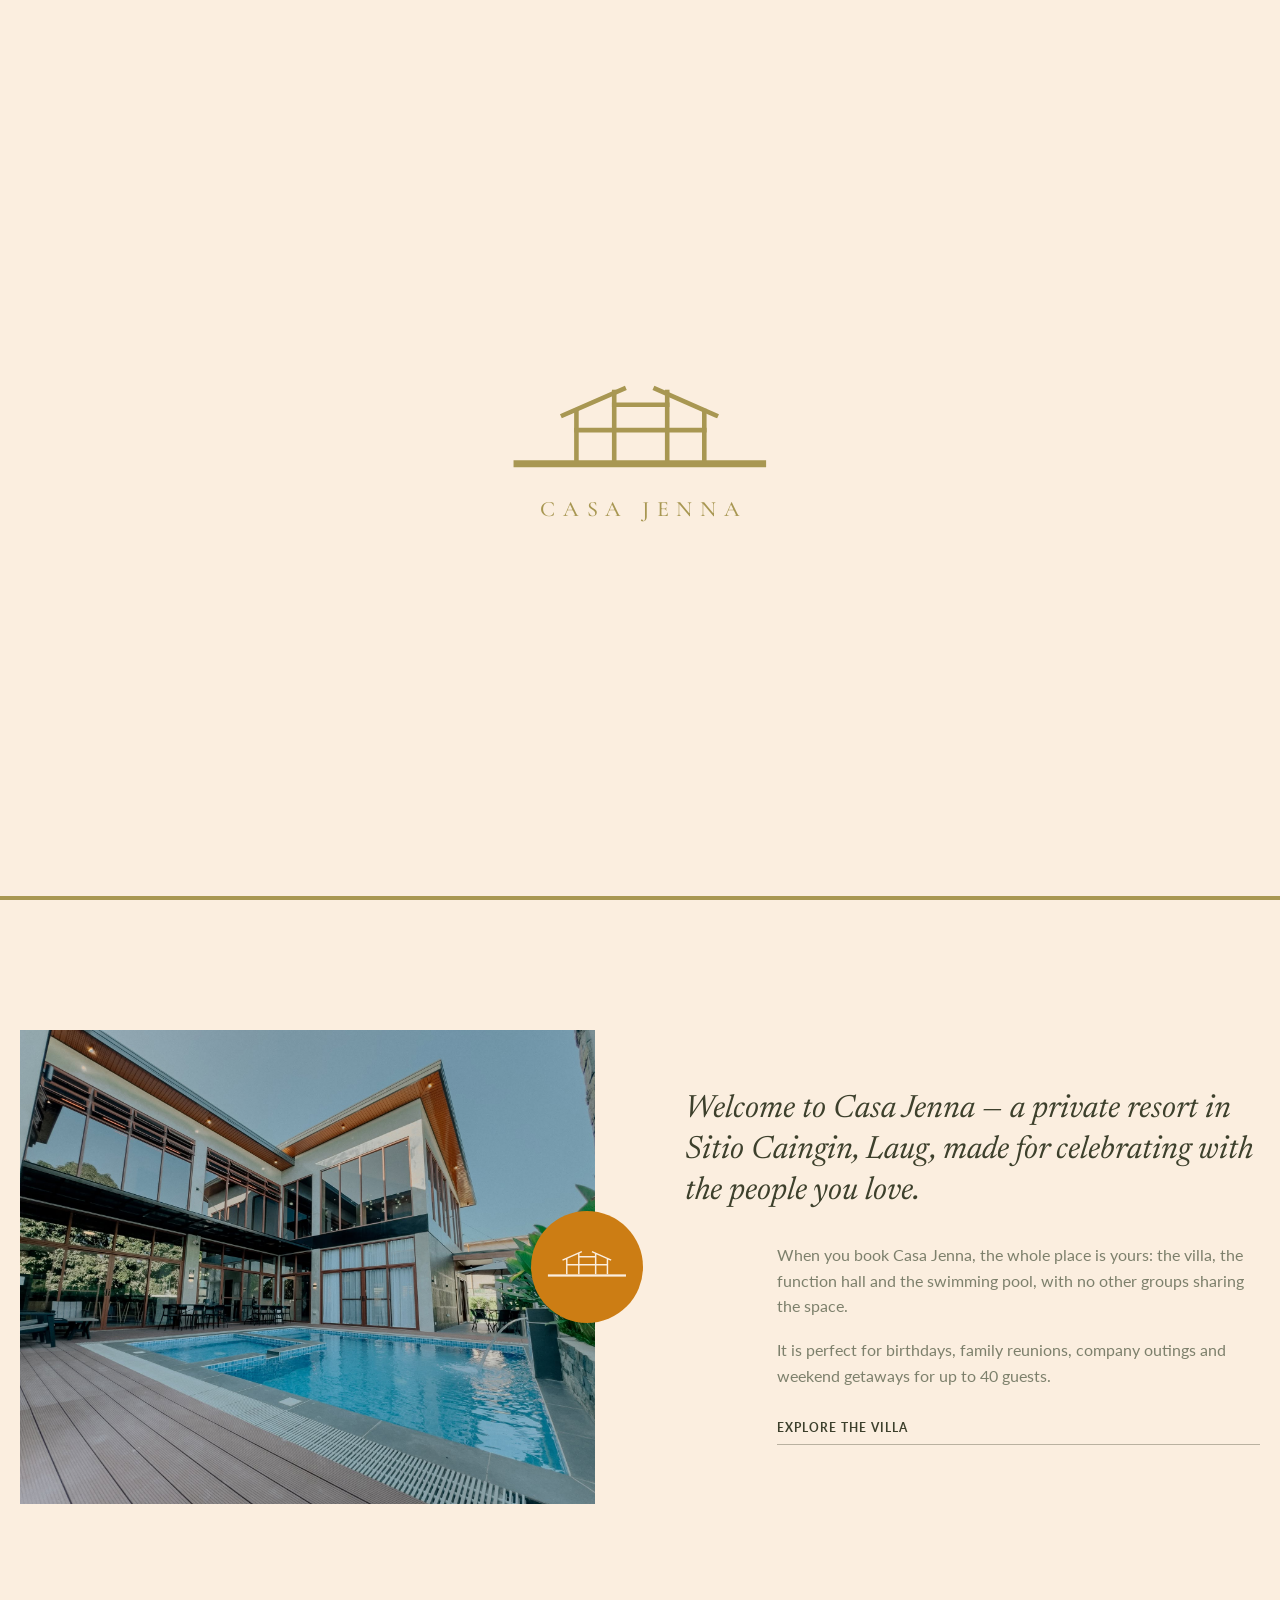
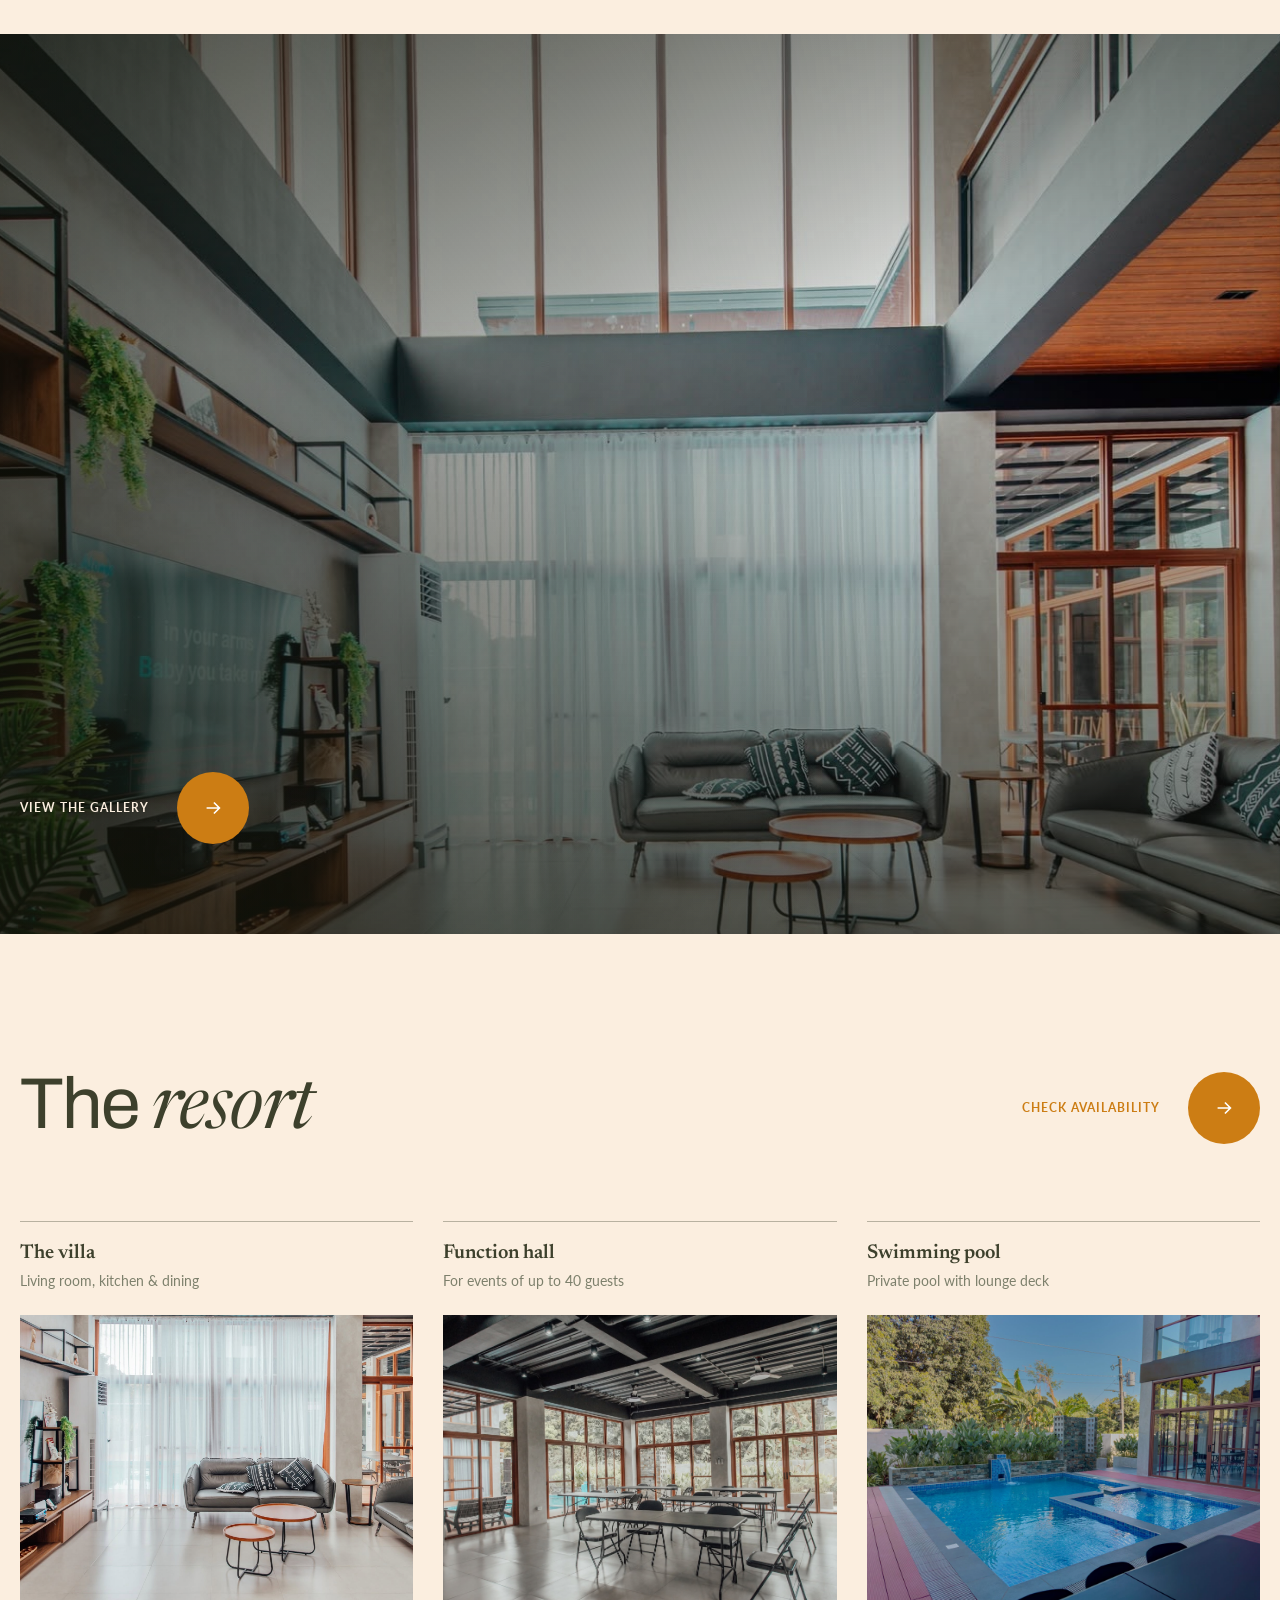
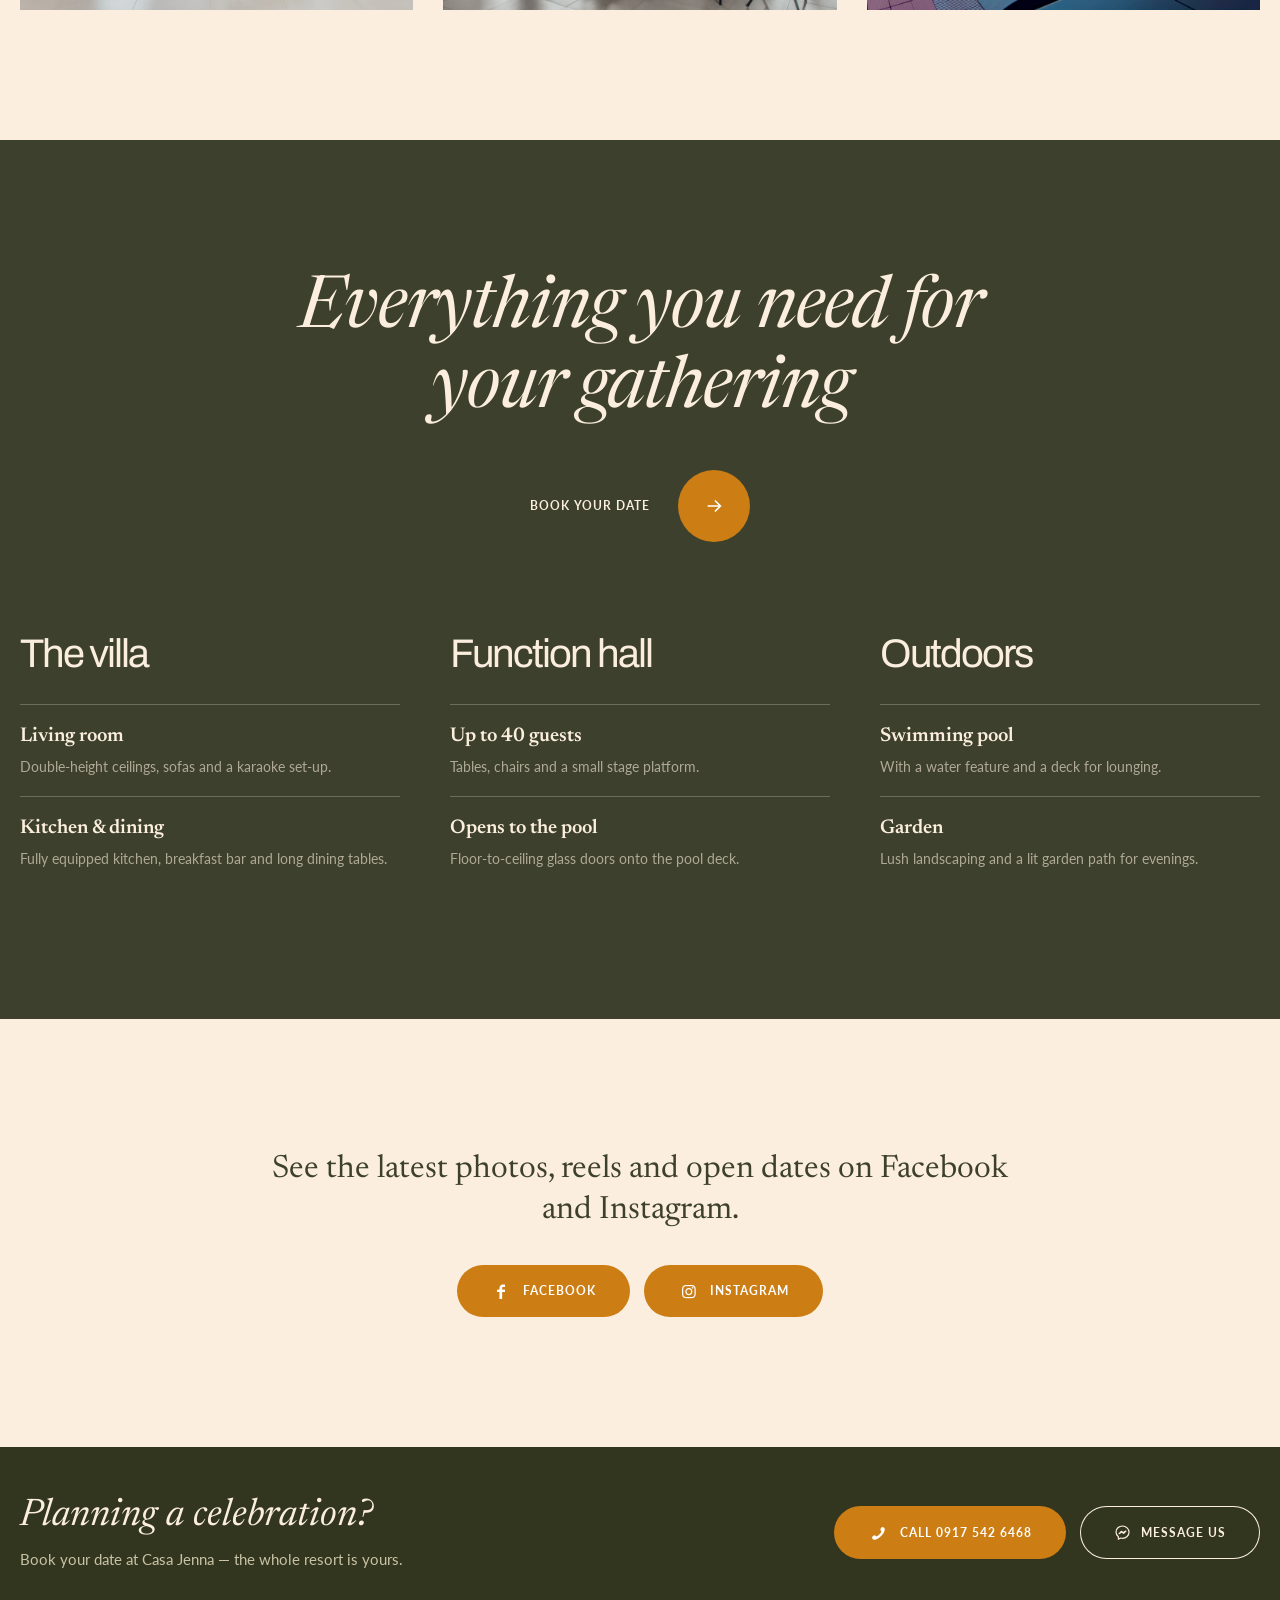
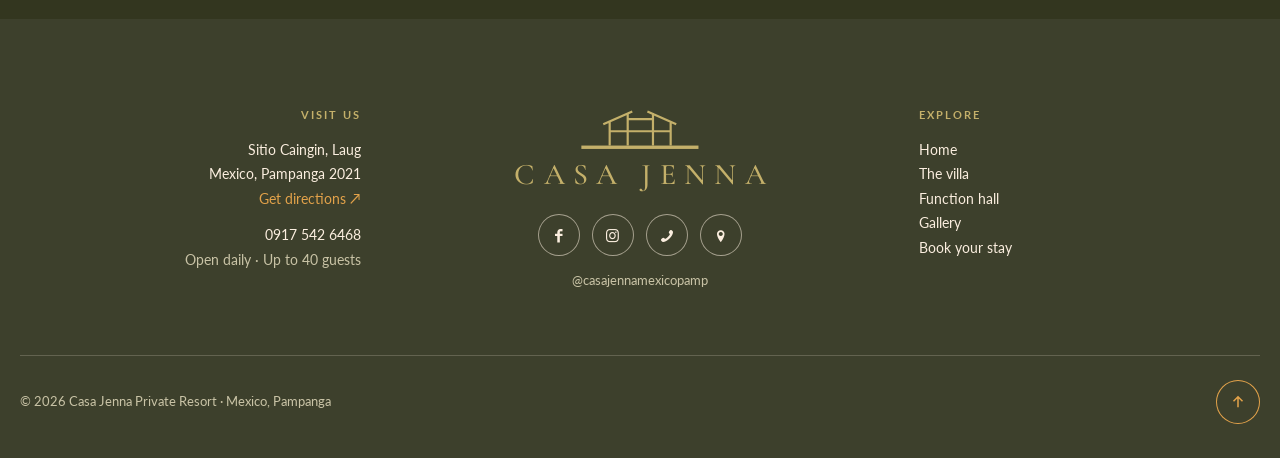
<file: index.html>
<!DOCTYPE html>
<html lang="en" class="no-js">

<head>
    <meta charset="utf-8">
    <title>Casa Jenna — Private Resort in Mexico, Pampanga</title>
    <meta name="description" content="Private resort in Mexico, Pampanga with a modern industrial villa, air-conditioned function hall and swimming pool — exclusive use for up to 40 guests.">
    <meta name="viewport" content="width=device-width, initial-scale=1">
    <meta name="robots" content="index, follow, max-image-preview:large">
    <link rel="canonical" href="https://casa-jena.jmventerprise.com/">

    <!-- Open Graph (Facebook, Messenger, Viber) -->
    <meta property="og:type" content="website">
    <meta property="og:site_name" content="Casa Jenna Private Resort">
    <meta property="og:locale" content="en_PH">
    <meta property="og:title" content="Casa Jenna — Private Resort in Mexico, Pampanga">
    <meta property="og:description" content="Private resort in Mexico, Pampanga with a modern industrial villa, air-conditioned function hall and swimming pool — exclusive use for up to 40 guests.">
    <meta property="og:url" content="https://casa-jena.jmventerprise.com/">
    <meta property="og:image" content="https://casa-jena.jmventerprise.com/images/og/home.jpg">
    <meta property="og:image:type" content="image/jpeg">
    <meta property="og:image:width" content="1200">
    <meta property="og:image:height" content="630">
    <meta property="og:image:alt" content="Casa Jenna villa and swimming pool in Mexico, Pampanga">

    <!-- Twitter / X -->
    <meta name="twitter:card" content="summary_large_image">
    <meta name="twitter:title" content="Casa Jenna — Private Resort in Mexico, Pampanga">
    <meta name="twitter:description" content="Private resort in Mexico, Pampanga with a modern industrial villa, air-conditioned function hall and swimming pool — exclusive use for up to 40 guests.">
    <meta name="twitter:image" content="https://casa-jena.jmventerprise.com/images/og/home.jpg">
    <meta name="twitter:image:alt" content="Casa Jenna villa and swimming pool in Mexico, Pampanga">

    <!-- Local business -->
    <meta name="geo.region" content="PH-PAM">
    <meta name="geo.placename" content="Mexico, Pampanga">
    <meta name="geo.position" content="15.0471827;120.767952">
    <meta name="ICBM" content="15.0471827, 120.767952">
    <script type="application/ld+json">
{ "@context": "https://schema.org", "@graph": [
{
  "@type": "Resort",
  "@id": "https://casa-jena.jmventerprise.com/#resort",
  "name": "Casa Jenna Private Resort",
  "alternateName": "Casa Jenna",
  "description": "Modern industrial private resort with a villa, air-conditioned function hall and swimming pool, booked for exclusive use by groups of up to 40 guests.",
  "url": "https://casa-jena.jmventerprise.com/",
  "telephone": "+63-917-542-6468",
  "image": [
    "https://casa-jena.jmventerprise.com/images/casa-jenna/banner.jpg",
    "https://casa-jena.jmventerprise.com/images/casa-jenna/pool-area.jpg",
    "https://casa-jena.jmventerprise.com/images/casa-jenna/function-hall.jpg",
    "https://casa-jena.jmventerprise.com/images/casa-jenna/living-room.jpg"
  ],
  "logo": "https://casa-jena.jmventerprise.com/icon-512.png",
  "address": {
    "@type": "PostalAddress",
    "streetAddress": "Sitio Caingin, Laug",
    "addressLocality": "Mexico",
    "addressRegion": "Pampanga",
    "postalCode": "2021",
    "addressCountry": "PH"
  },
  "geo": { "@type": "GeoCoordinates", "latitude": 15.0471827, "longitude": 120.767952 },
  "hasMap": "https://maps.app.goo.gl/NkSsiBD7RwmSyhVX7",
  "sameAs": [
    "https://www.facebook.com/profile.php?id=61583969881417",
    "https://www.instagram.com/casajennamexicopamp"
  ],
  "maximumAttendeeCapacity": 40,
  "amenityFeature": [
    { "@type": "LocationFeatureSpecification", "name": "Private swimming pool", "value": true },
    { "@type": "LocationFeatureSpecification", "name": "Air-conditioned function hall", "value": true },
    { "@type": "LocationFeatureSpecification", "name": "Karaoke", "value": true },
    { "@type": "LocationFeatureSpecification", "name": "Equipped kitchen", "value": true },
    { "@type": "LocationFeatureSpecification", "name": "Garden", "value": true }
  ]
},
  { "@type": "WebSite", "@id": "https://casa-jena.jmventerprise.com/#website", "url": "https://casa-jena.jmventerprise.com/", "name": "Casa Jenna Private Resort", "inLanguage": "en-PH", "publisher": { "@id": "https://casa-jena.jmventerprise.com/#resort" } }
] }
    </script>

    <link rel="icon" href="favicon.ico" sizes="16x16 32x32 48x48">
    <link rel="icon" href="favicon.svg" type="image/svg+xml">
    <link rel="apple-touch-icon" href="apple-touch-icon.png">
    <link rel="manifest" href="site.webmanifest">
    <meta name="theme-color" content="#3d402c">

    <!-- PRELOADER: first visit per browser session only. Inline so the cover paints before the big stylesheets.
         html.js = scripting on · html.cj-seen = already played this session · html.cj-ready = cover lifted / page revealed -->
    <script>
    (function () {
        // Clean URLs: links say "villa", which a web server (GitHub Pages, the local preview) serves as villa.html.
        if (location.protocol === 'file:') {
            // Opened straight from the folder (double-click): no server, so add .html back when a link is clicked.
            document.addEventListener('click', function (e) {
                var a = e.target && e.target.closest ? e.target.closest('a[href]') : null;
                if (!a) return;
                var h = a.getAttribute('href');
                if (h === './' || h === '.') a.setAttribute('href', 'index.html');
                else if (/^[a-z0-9-]+(#.*)?$/i.test(h)) a.setAttribute('href', h.replace(/^([a-z0-9-]+)/i, '$1.html'));
            }, true);
        } else {
            // On a server, old links like /villa.html still work; show them as /villa (and /index.html as /).
            try {
                var p = location.pathname;
                if (/\.html$/.test(p) && history.replaceState) {
                    history.replaceState(null, '', p.replace(/(index)?\.html$/, '') + location.search + location.hash);
                }
            } catch (e) {}
        }

        var d = document.documentElement, seen = false;
        d.className = d.className.replace(/\bno-js\b/, '') + ' js';
        try { seen = sessionStorage.getItem('cj-intro') === '1'; } catch (e) {}
        if (seen) {
            d.className += ' cj-seen';
            document.addEventListener('DOMContentLoaded', function () { d.className += ' cj-ready'; });
            return;
        }
        try { sessionStorage.setItem('cj-intro', '1'); } catch (e) {}
        var reduce = window.matchMedia && matchMedia('(prefers-reduced-motion: reduce)').matches, done = false;
        function finish() {
            if (done) return;
            done = true;
            d.className += ' cj-ready';
            var l = document.getElementById('cj-loader');
            if (l) { l.className += ' is-done'; setTimeout(function () { if (l.parentNode) l.parentNode.removeChild(l); }, 1800); }
        }
        setTimeout(finish, 5000); // never keep the page hidden longer than this
        if (!window.Promise) return;
        Promise.all([
            new Promise(function (r) { setTimeout(r, reduce ? 300 : 2300); }), // let the mark finish drawing
            new Promise(function (r) { if (document.readyState === 'complete') r(); else addEventListener('load', r); })
        ]).then(finish);
    })();
    </script>
    <style>
        #cj-loader { display: none; }
        .js:not(.cj-seen) #cj-loader {
            display: grid; place-items: center;
            position: fixed; inset: 0; z-index: 100000;
            background: #fbeedf;
            transition: transform 1.05s cubic-bezier(.77, 0, .18, 1), visibility 0s 1.05s;
        }
        .js:not(.cj-seen):not(.cj-ready), .js:not(.cj-seen):not(.cj-ready) body { overflow: hidden; }
        #cj-loader::after { content: ""; position: absolute; left: 0; right: 0; bottom: 0; height: 4px; background: #a89752; }
        #cj-loader.is-done { transform: translateY(-100%); visibility: hidden; }
        .cj-ld { display: flex; flex-direction: column; align-items: center; transition: opacity .45s ease, transform .6s cubic-bezier(.2, .7, .2, 1); }
        .is-done .cj-ld { opacity: 0; transform: translateY(-28px) scale(.96); }
        .cj-ld svg { width: min(260px, 66vw); height: auto; overflow: visible; }
        .cj-ld path { fill: none; stroke: #a89752; stroke-width: 13; stroke-linecap: square; stroke-dasharray: 1; stroke-dashoffset: 1; animation: cjDraw .9s cubic-bezier(.45, 0, .2, 1) forwards; }
        .cj-ld .cj-ld__base { stroke-width: 20; animation-delay: 0s; }
        .cj-ld .cj-ld__wall { animation-delay: .2s; }
        .cj-ld .cj-ld__bar { animation-delay: .45s; }
        .cj-ld .cj-ld__roof { animation-delay: .6s; }
        .cj-ld p {
            margin: 26px -.35em 0 0; padding: 0;
            font: 500 22px/1 "Cormorant Garamond", Georgia, serif; letter-spacing: .35em; text-transform: uppercase;
            color: #a89752; opacity: 0; animation: cjFadeIn .9s ease 1.3s forwards;
        }
        @keyframes cjDraw { to { stroke-dashoffset: 0; } }
        @keyframes cjFadeIn { to { opacity: 1; } }
        @media (prefers-reduced-motion: reduce) {
            .js:not(.cj-seen) #cj-loader { transition: opacity .3s, visibility 0s .3s; }
            #cj-loader.is-done { transform: none; opacity: 0; }
            .cj-ld path { animation: none; stroke-dashoffset: 0; }
            .cj-ld p { animation: none; opacity: 1; }
        }
    </style>

    <!-- FONTS -->
    <link rel="preconnect" href="https://fonts.googleapis.com">
    <link rel="preconnect" href="https://fonts.gstatic.com" crossorigin>
    <link rel="stylesheet" href="https://fonts.googleapis.com/css2?family=Archivo:wght@400;500&family=Lato:wght@400;700&family=Newsreader:ital,opsz,wght@0,6..72,400;0,6..72,600;1,6..72,400&family=Cormorant+Garamond:wght@500;600&family=Mrs+Saint+Delafield&display=swap">

    <!-- CSS: BeTheme base (from hotel5) + Casa Jenna skin + hotel6-style layer -->
    <link rel="stylesheet" href="css/global.css">
    <link rel="stylesheet" href="css/structure.css">
    <link rel="stylesheet" href="css/casa-jenna.css">
    <link rel="stylesheet" href="css/custom.css">
</head>

<body class="home page template-slider layout-full-width no-content-padding no-shadows header-transparent header-fw minimalist-header-no sticky-header ab-hide menu-link-color menuo-no-borders mobile-tb-hide mobile-side-slide mobile-mini-mr-ll tablet-sticky mobile-sticky tr-header tr-menu">
    <!-- PRELOADER: the logo's house mark draws itself (base, walls, bars, roof), then the cover slides up -->
    <div id="cj-loader" aria-hidden="true">
        <div class="cj-ld">
            <svg viewBox="600 690 736 262">
                <path class="cj-ld__base" pathLength="1" d="M620 927H1315"/>
                <path class="cj-ld__wall" pathLength="1" d="M788 917V778"/>
                <path class="cj-ld__wall" pathLength="1" d="M895 917V724"/>
                <path class="cj-ld__wall" pathLength="1" d="M1045 917V724"/>
                <path class="cj-ld__wall" pathLength="1" d="M1150 917V778"/>
                <path class="cj-ld__bar" pathLength="1" d="M788 832H1150"/>
                <path class="cj-ld__bar" pathLength="1" d="M895 760H1045"/>
                <path class="cj-ld__roof" pathLength="1" d="M750 790L922 715"/>
                <path class="cj-ld__roof" pathLength="1" d="M1183 790L1012 715"/>
            </svg>
            <p>Casa Jenna</p>
        </div>
    </div>
    <div id="Wrapper">
        <div id="Header_wrapper">
            <header id="Header">
                <div id="Top_bar">
                    <div class="container">
                        <div class="column one">
                            <div class="top_bar_left clearfix">
                                <div class="logo">
                                    <a id="logo" class="cj-logo" href="./" title="Casa Jenna">
                                        <svg class="cj-mark" viewBox="612 700 712 245" fill="none" stroke="currentColor" stroke-width="13" aria-hidden="true"><path d="M750 790L922 715M1012 715L1183 790M788 778V917M895 724V917M1045 724V917M1150 778V917M895 760H1045M788 832H1150"/><rect x="620" y="917" width="695" height="20" fill="currentColor" stroke="none"/></svg>
                                        <span class="cj-logo__name">Casa Jenna</span>
                                    </a>
                                </div>
                                <div class="menu_wrapper">
                                    <nav id="menu">
                                        <ul id="menu-main-menu" class="menu menu-main">
                                            <li class="current-menu-item page_item current_page_item"><a href="./"><span>Home</span></a></li>
                                            <li class=""><a href="villa"><span>The villa</span></a></li>
                                            <li class=""><a href="function-hall"><span>Function hall</span></a></li>
                                            <li class=""><a href="gallery"><span>Gallery</span></a></li>
                                            <li class=""><a href="contact"><span>Book &amp; contact</span></a></li>
                                        </ul>
                                    </nav><a class="responsive-menu-toggle" href="#" aria-label="Open menu"><i class="icon-menu-fine"></i></a>
                                </div>
                                <a class="cj-header-phone" href="tel:+639175426468">0917 542 6468</a>
                            </div>
                            <div class="top_bar_right"><div class="top_bar_right_wrapper"></div></div>
                        </div>
                    </div>
                </div>
                <!-- HERO -->
                <section class="cj-hero">
                    <div class="cj-hero__bg" style="background-image:url('images/casa-jenna/banner.jpg')"></div>
                    <div class="cj-hero__inner">
                        <div class="cj-hero__text">
                            <h1>Your own <span class="cj-i">private</span> resort</h1>
                            <h6>A modern industrial villa, function hall and swimming pool in Mexico, Pampanga — all yours, for gatherings of up to 40 guests.</h6>
                        </div>
                        <a class="cj-cta cj-cta--light" href="contact">
                            <span class="cj-cta__label">Book your stay</span>
                            <span class="cj-cta__circle"><svg viewBox="0 0 24 24" aria-hidden="true"><path d="M5 12h14M13 6l6 6-6 6"/></svg></span>
                        </a>
                    </div>
                </section>
            </header>
        </div>

        <div id="Content">
            <div class="content_wrapper clearfix">
                <div class="sections_group">
                    <div class="entry-content">

                        <!-- INTRO -->
                        <div class="section mcb-section cj-section">
                            <div class="cj-wrap cj-intro">
                                <div class="cj-intro__media cj-reveal">
                                    <img src="images/casa-jenna/pool-area.jpg" alt="Casa Jenna villa and swimming pool">
                                    <span class="cj-intro__badge"><svg class="cj-mark" viewBox="612 700 712 245" fill="none" stroke="currentColor" stroke-width="13" aria-hidden="true"><path d="M750 790L922 715M1012 715L1183 790M788 778V917M895 724V917M1045 724V917M1150 778V917M895 760H1045M788 832H1150"/><rect x="620" y="917" width="695" height="20" fill="currentColor" stroke="none"/></svg></span>
                                </div>
                                <div class="cj-intro__text cj-reveal">
                                    <h5>Welcome to Casa Jenna — a private resort in Sitio Caingin, Laug, made for celebrating with the people you love.</h5>
                                    <div class="cj-intro__body">
                                        <p>When you book Casa Jenna, the whole place is yours: the villa, the function hall and the swimming pool, with no other groups sharing the space.</p>
                                        <p>It is perfect for birthdays, family reunions, company outings and weekend getaways for up to 40 guests.</p>
                                        <a class="cj-line-link" href="villa" style="margin-top:34px">Explore the villa</a>
                                    </div>
                                </div>
                            </div>
                        </div>

                        <!-- PARALLAX -->
                        <section class="cj-hero cj-hero--parallax">
                            <div class="cj-hero__bg" style="background-image:url('images/casa-jenna/living-room.jpg')"></div>
                            <div class="cj-hero__inner" style="align-items:flex-start;flex-direction:column;justify-content:flex-end">
                                <div class="cj-hero__text cj-reveal">
                                    <h2>Modern <span class="cj-i">industrial</span> comfort</h2>
                                    <h6>High ceilings, warm wood and wide glass doors that open onto the pool.</h6>
                                </div>
                                <a class="cj-cta cj-cta--light cj-reveal" href="gallery" style="margin-top:40px">
                                    <span class="cj-cta__label">View the gallery</span>
                                    <span class="cj-cta__circle"><svg viewBox="0 0 24 24" aria-hidden="true"><path d="M5 12h14M13 6l6 6-6 6"/></svg></span>
                                </a>
                            </div>
                        </section>

                        <!-- SPACES -->
                        <div class="section mcb-section cj-section">
                            <div class="cj-wrap">
                                <div class="cj-heading-row cj-reveal">
                                    <h2>The <span class="cj-i">resort</span></h2>
                                    <a class="cj-cta" href="contact">
                                        <span class="cj-cta__label" style="color:var(--cj-accent)">Check availability</span>
                                        <span class="cj-cta__circle"><svg viewBox="0 0 24 24" aria-hidden="true"><path d="M5 12h14M13 6l6 6-6 6"/></svg></span>
                                    </a>
                                </div>
                                <div class="cj-rooms cj-rooms--3">
                                    <a class="cj-room cj-reveal" href="villa">
                                        <div class="cj-room__head"><div><h6>The villa</h6><span class="cj-room__note">Living room, kitchen &amp; dining</span></div></div>
                                        <div class="cj-room__media"><img src="images/casa-jenna/living-room-2.jpg" alt="Villa living room"></div>
                                    </a>
                                    <a class="cj-room cj-reveal" href="function-hall">
                                        <div class="cj-room__head"><div><h6>Function hall</h6><span class="cj-room__note">For events of up to 40 guests</span></div></div>
                                        <div class="cj-room__media"><img src="images/casa-jenna/function-hall.jpg" alt="Function hall"></div>
                                    </a>
                                    <a class="cj-room cj-reveal" href="gallery">
                                        <div class="cj-room__head"><div><h6>Swimming pool</h6><span class="cj-room__note">Private pool with lounge deck</span></div></div>
                                        <div class="cj-room__media"><img src="images/casa-jenna/pool-area-2.jpg" alt="Swimming pool"></div>
                                    </a>
                                </div>
                            </div>
                        </div>

                        <!-- GOOD TO KNOW -->
                        <div class="section mcb-section cj-section cj-section--dark">
                            <div class="cj-wrap">
                                <div class="cj-taste cj-reveal">
                                    <h2>Everything you need for your gathering</h2>
                                    <a class="cj-cta cj-cta--light" href="contact">
                                        <span class="cj-cta__label">Book your date</span>
                                        <span class="cj-cta__circle"><svg viewBox="0 0 24 24" aria-hidden="true"><path d="M5 12h14M13 6l6 6-6 6"/></svg></span>
                                    </a>
                                </div>
                                <div class="cj-features">
                                    <div class="cj-menu-group cj-reveal">
                                        <h3>The villa</h3>
                                        <div class="cj-menu-item"><div><span class="cj-menu-item__name">Living room</span><span class="cj-menu-item__desc">Double-height ceilings, sofas and a karaoke set-up.</span></div></div>
                                        <div class="cj-menu-item"><div><span class="cj-menu-item__name">Kitchen &amp; dining</span><span class="cj-menu-item__desc">Fully equipped kitchen, breakfast bar and long dining tables.</span></div></div>
                                    </div>
                                    <div class="cj-menu-group cj-reveal">
                                        <h3>Function hall</h3>
                                        <div class="cj-menu-item"><div><span class="cj-menu-item__name">Up to 40 guests</span><span class="cj-menu-item__desc">Tables, chairs and a small stage platform.</span></div></div>
                                        <div class="cj-menu-item"><div><span class="cj-menu-item__name">Opens to the pool</span><span class="cj-menu-item__desc">Floor-to-ceiling glass doors onto the pool deck.</span></div></div>
                                    </div>
                                    <div class="cj-menu-group cj-reveal">
                                        <h3>Outdoors</h3>
                                        <div class="cj-menu-item"><div><span class="cj-menu-item__name">Swimming pool</span><span class="cj-menu-item__desc">With a water feature and a deck for lounging.</span></div></div>
                                        <div class="cj-menu-item"><div><span class="cj-menu-item__name">Garden</span><span class="cj-menu-item__desc">Lush landscaping and a lit garden path for evenings.</span></div></div>
                                    </div>
                                </div>
                            </div>
                        </div>

                        <!-- SOCIAL BAND -->
                        <div class="section mcb-section cj-section">
                            <div class="cj-wrap">
                                <div class="cj-band cj-reveal">
                                    <h5>See the latest photos, reels and open dates on Facebook and Instagram.</h5>
                                    <div class="cj-btns">
                                        <a class="cj-btn" href="https://www.facebook.com/profile.php?id=61583969881417" target="_blank" rel="noopener"><i class="icon-facebook"></i> Facebook</a>
                                        <a class="cj-btn" href="https://www.instagram.com/casajennamexicopamp" target="_blank" rel="noopener"><i class="icon-instagram"></i> Instagram</a>
                                    </div>
                                </div>
                            </div>
                        </div>

                    </div>
                </div>
            </div>
        </div>

        <footer id="Footer" class="clearfix cj-footer">
            <!-- Booking band (hidden on the contact page, which already has these buttons) -->
            <div class="cj-footer__cta">
                <div class="cj-wrap cj-footer__cta-inner">
                    <div>
                        <p class="cj-footer__cta-title">Planning a celebration?</p>
                        <p class="cj-footer__cta-text">Book your date at Casa Jenna — the whole resort is yours.</p>
                    </div>
                    <div class="cj-btns">
                        <a class="cj-btn" href="tel:+639175426468"><i class="icon-phone"></i> Call 0917 542 6468</a>
                        <a class="cj-btn cj-btn--ghost" href="https://m.me/61583969881417" target="_blank" rel="noopener"><svg class="cj-ico" viewBox="0 0 24 24" aria-hidden="true"><path d="M12 2.8c-5.1 0-9.2 3.8-9.2 8.6 0 2.7 1.3 5.1 3.4 6.7v3.4l3.1-1.7c.9.2 1.8.4 2.7.4 5.1 0 9.2-3.8 9.2-8.6S17.1 2.8 12 2.8z"/><path d="M7.2 13.6l3.1-3.3 2.2 2.2 4.3-2.6-3.1 3.3-2.2-2.2z"/></svg> Message us</a>
                    </div>
                </div>
            </div>

            <div class="cj-wrap cj-footer__main">
                <div class="cj-footer__grid">
                    <div class="cj-footer__col cj-footer__col--left">
                        <p class="cj-footer__label">Visit us</p>
                        <p>Sitio Caingin, Laug<br>Mexico, Pampanga 2021</p>
                        <p><a class="cj-footer__dir" href="https://maps.app.goo.gl/NkSsiBD7RwmSyhVX7" target="_blank" rel="noopener">Get directions <span aria-hidden="true">&#8599;</span></a></p>
                        <p class="cj-footer__gap"><a href="tel:+639175426468">0917 542 6468</a></p>
                        <p class="cj-footer__muted">Open daily · Up to 40 guests</p>
                    </div>
                    <div class="cj-footer__brand">
                        <a class="cj-logo" href="./" title="Casa Jenna">
                            <svg class="cj-mark" viewBox="612 700 712 245" fill="none" stroke="currentColor" stroke-width="13" aria-hidden="true"><path d="M750 790L922 715M1012 715L1183 790M788 778V917M895 724V917M1045 724V917M1150 778V917M895 760H1045M788 832H1150"/><rect x="620" y="917" width="695" height="20" fill="currentColor" stroke="none"/></svg>
                            <span class="cj-logo__name">Casa Jenna</span>
                        </a>
                        <div class="cj-footer__social">
                            <a href="https://www.facebook.com/profile.php?id=61583969881417" target="_blank" rel="noopener" aria-label="Casa Jenna on Facebook"><i class="icon-facebook"></i></a>
                            <a href="https://www.instagram.com/casajennamexicopamp" target="_blank" rel="noopener" aria-label="Casa Jenna on Instagram"><i class="icon-instagram"></i></a>
                            <a href="tel:+639175426468" aria-label="Call Casa Jenna"><i class="icon-phone"></i></a>
                            <a href="https://maps.app.goo.gl/NkSsiBD7RwmSyhVX7" target="_blank" rel="noopener" aria-label="Open in Google Maps"><i class="icon-location"></i></a>
                        </div>
                        <p class="cj-footer__handle"><a href="https://www.instagram.com/casajennamexicopamp" target="_blank" rel="noopener">@casajennamexicopamp</a></p>
                    </div>
                    <div class="cj-footer__col">
                        <p class="cj-footer__label">Explore</p>
                        <p><a href="./">Home</a><br><a href="villa">The villa</a><br><a href="function-hall">Function hall</a><br><a href="gallery">Gallery</a><br><a href="contact">Book your stay</a></p>
                    </div>
                </div>
                <div class="cj-footer__bar">
                    <p class="cj-footer__copy">&copy; 2026 Casa Jenna Private Resort · Mexico, Pampanga</p>
                    <a href="#Wrapper" class="cj-to-top" aria-label="Back to top"><svg viewBox="0 0 24 24"><path d="M12 19V5M6 11l6-6 6 6"/></svg></a>
                </div>
            </div>
        </footer>
    </div>

    <!-- BeTheme mobile side menu (filled by scripts.js) -->
    <div id="Side_slide" class="right dark" data-width="250">
        <div class="close-wrapper">
            <a href="#" class="close"><i class="icon-cancel-fine"></i></a>
        </div>
        <div class="extras">
            <a class="cj-side-phone" href="tel:+639175426468">0917 542 6468</a>
            <div class="extras-wrapper"></div>
        </div>
        <div class="menu_wrapper"></div>
    </div>
    <div id="body_overlay"></div>

    <!-- JS: BeTheme (from hotel5) -->
    <script src="js/jquery-2.1.4.min.js"></script>
    <script src="js/mfn.menu.js"></script>
    <script src="js/jquery.plugins.js"></script>
    <script src="js/jquery.jplayer.min.js"></script>
    <script src="js/animations/animations.js"></script>
    <script src="js/translate3d.js"></script>
    <script src="js/scripts.js"></script>
    <script src="js/casa-jenna.js"></script>
</body>

</html>
</file>
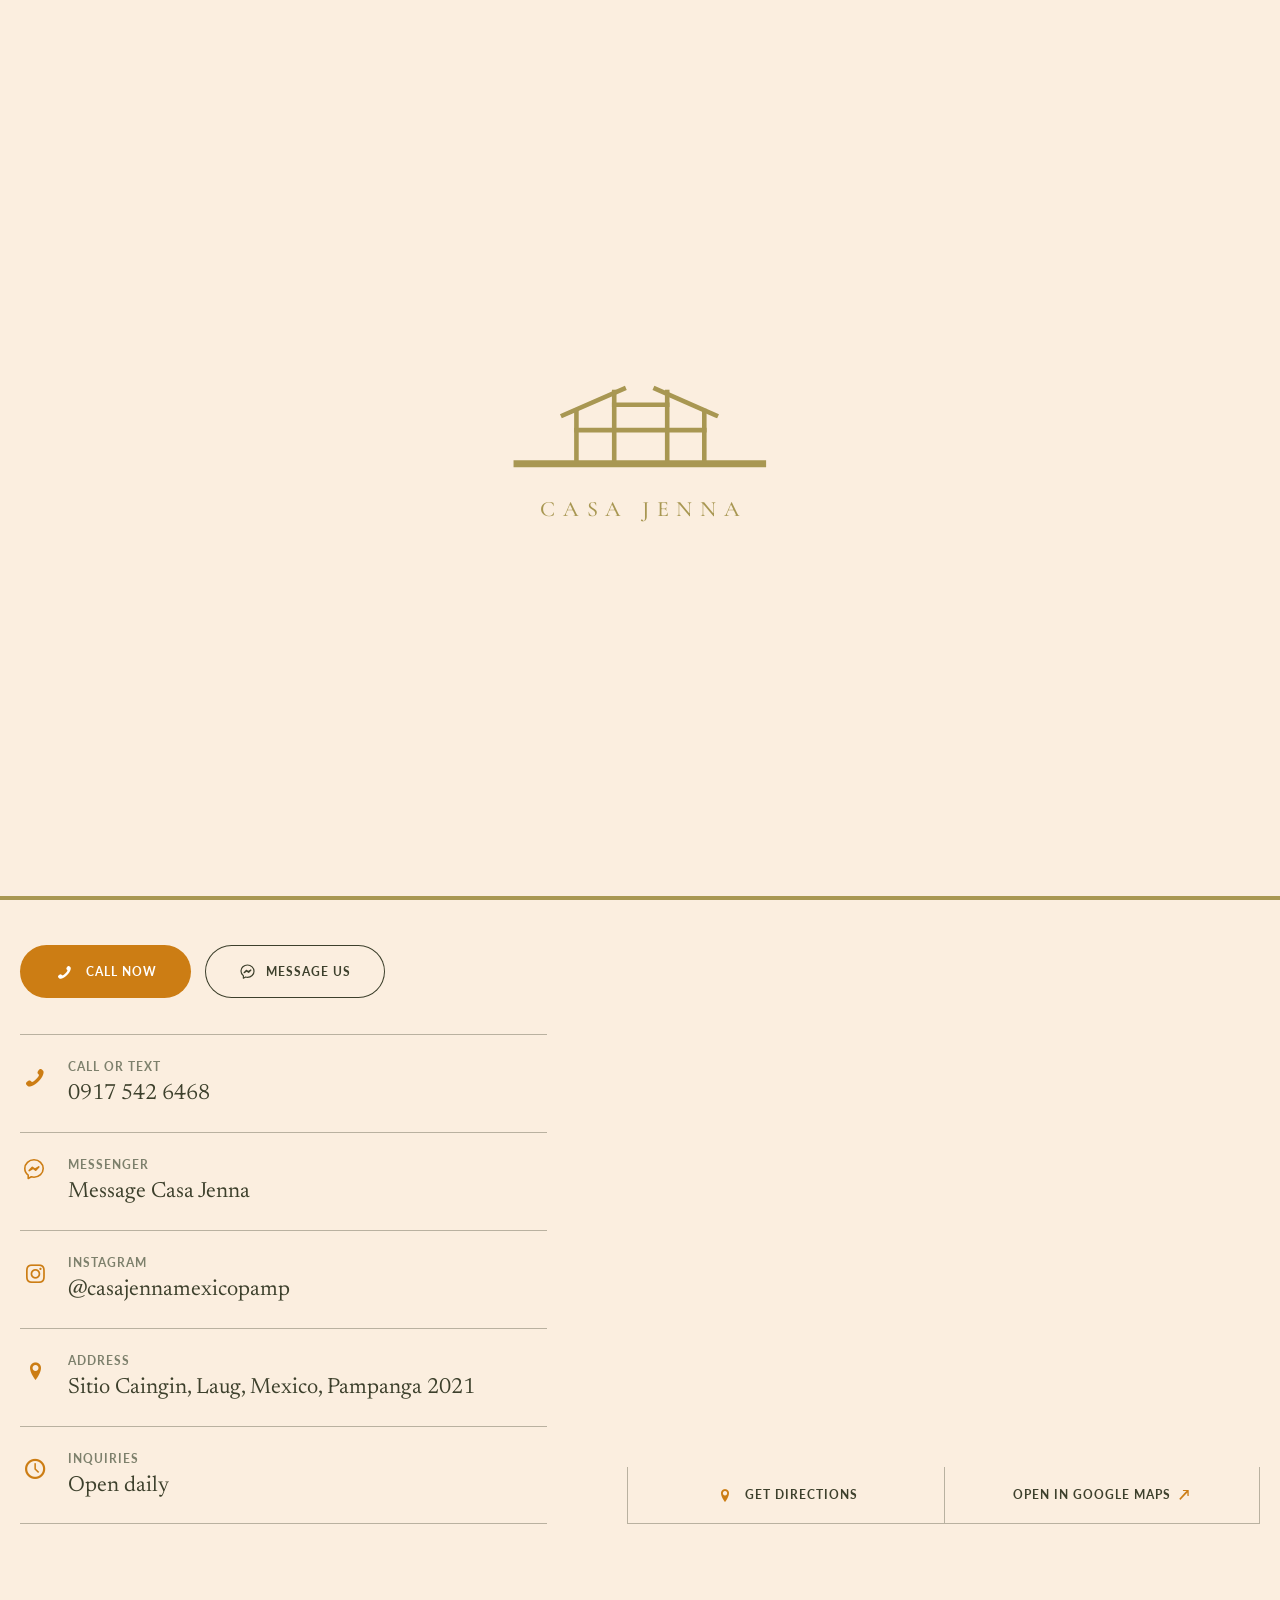
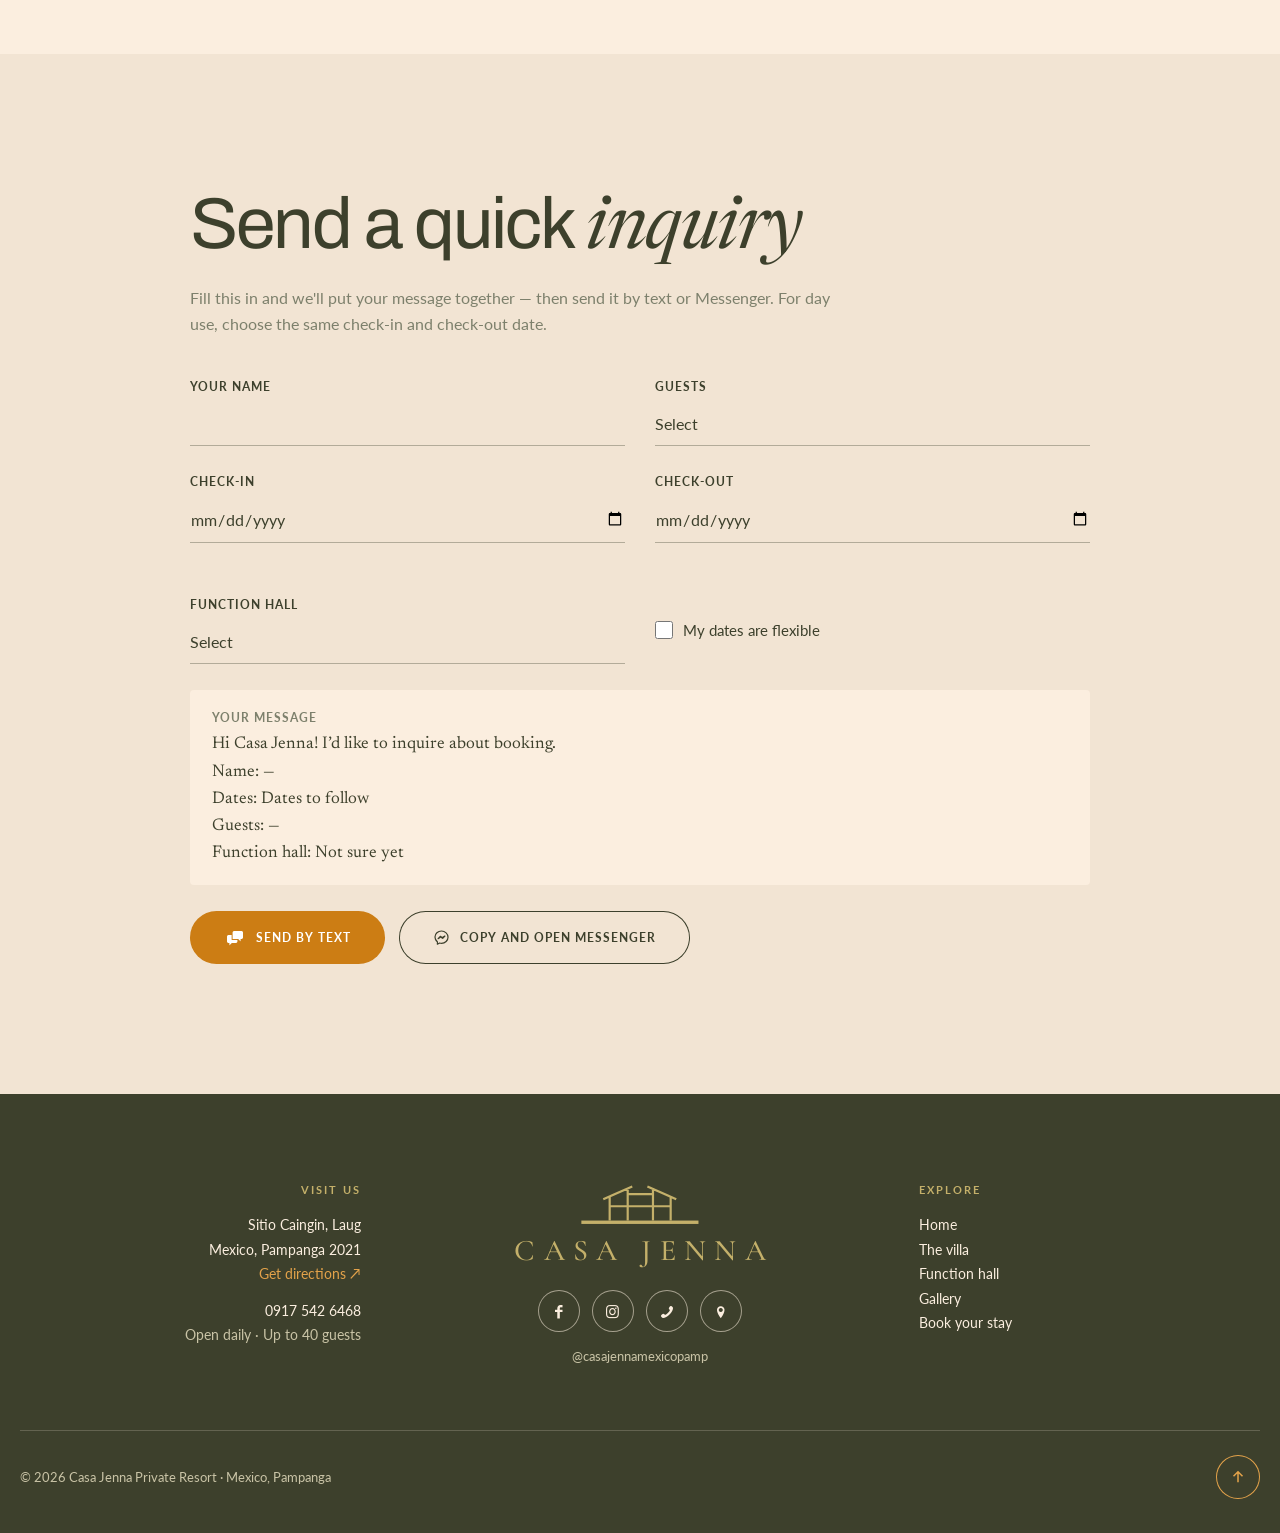
<file: contact.html>
<!DOCTYPE html>
<html lang="en" class="no-js">

<head>
    <meta charset="utf-8">
    <title>Book &amp; Contact — Casa Jenna Private Resort</title>
    <meta name="description" content="Book Casa Jenna private resort: call or text 0917 542 6468. Sitio Caingin, Laug, Mexico, Pampanga 2021, Philippines.">
    <meta name="viewport" content="width=device-width, initial-scale=1">
    <meta name="robots" content="index, follow, max-image-preview:large">
    <link rel="canonical" href="https://casa-jena.jmventerprise.com/contact">

    <!-- Open Graph (Facebook, Messenger, Viber) -->
    <meta property="og:type" content="website">
    <meta property="og:site_name" content="Casa Jenna Private Resort">
    <meta property="og:locale" content="en_PH">
    <meta property="og:title" content="Book &amp; Contact — Casa Jenna Private Resort">
    <meta property="og:description" content="Book Casa Jenna private resort: call or text 0917 542 6468. Sitio Caingin, Laug, Mexico, Pampanga 2021, Philippines.">
    <meta property="og:url" content="https://casa-jena.jmventerprise.com/contact">
    <meta property="og:image" content="https://casa-jena.jmventerprise.com/images/og/contact.jpg">
    <meta property="og:image:type" content="image/jpeg">
    <meta property="og:image:width" content="1200">
    <meta property="og:image:height" content="630">
    <meta property="og:image:alt" content="Garden at Casa Jenna private resort">

    <!-- Twitter / X -->
    <meta name="twitter:card" content="summary_large_image">
    <meta name="twitter:title" content="Book &amp; Contact — Casa Jenna Private Resort">
    <meta name="twitter:description" content="Book Casa Jenna private resort: call or text 0917 542 6468. Sitio Caingin, Laug, Mexico, Pampanga 2021, Philippines.">
    <meta name="twitter:image" content="https://casa-jena.jmventerprise.com/images/og/contact.jpg">
    <meta name="twitter:image:alt" content="Garden at Casa Jenna private resort">

    <!-- Local business -->
    <meta name="geo.region" content="PH-PAM">
    <meta name="geo.placename" content="Mexico, Pampanga">
    <meta name="geo.position" content="15.0471827;120.767952">
    <meta name="ICBM" content="15.0471827, 120.767952">
    <script type="application/ld+json">
{ "@context": "https://schema.org", "@graph": [
{
  "@type": "Resort",
  "@id": "https://casa-jena.jmventerprise.com/#resort",
  "name": "Casa Jenna Private Resort",
  "alternateName": "Casa Jenna",
  "description": "Modern industrial private resort with a villa, air-conditioned function hall and swimming pool, booked for exclusive use by groups of up to 40 guests.",
  "url": "https://casa-jena.jmventerprise.com/",
  "telephone": "+63-917-542-6468",
  "image": [
    "https://casa-jena.jmventerprise.com/images/casa-jenna/banner.jpg",
    "https://casa-jena.jmventerprise.com/images/casa-jenna/pool-area.jpg",
    "https://casa-jena.jmventerprise.com/images/casa-jenna/function-hall.jpg",
    "https://casa-jena.jmventerprise.com/images/casa-jenna/living-room.jpg"
  ],
  "logo": "https://casa-jena.jmventerprise.com/icon-512.png",
  "address": {
    "@type": "PostalAddress",
    "streetAddress": "Sitio Caingin, Laug",
    "addressLocality": "Mexico",
    "addressRegion": "Pampanga",
    "postalCode": "2021",
    "addressCountry": "PH"
  },
  "geo": { "@type": "GeoCoordinates", "latitude": 15.0471827, "longitude": 120.767952 },
  "hasMap": "https://maps.app.goo.gl/NkSsiBD7RwmSyhVX7",
  "sameAs": [
    "https://www.facebook.com/profile.php?id=61583969881417",
    "https://www.instagram.com/casajennamexicopamp"
  ],
  "maximumAttendeeCapacity": 40,
  "amenityFeature": [
    { "@type": "LocationFeatureSpecification", "name": "Private swimming pool", "value": true },
    { "@type": "LocationFeatureSpecification", "name": "Air-conditioned function hall", "value": true },
    { "@type": "LocationFeatureSpecification", "name": "Karaoke", "value": true },
    { "@type": "LocationFeatureSpecification", "name": "Equipped kitchen", "value": true },
    { "@type": "LocationFeatureSpecification", "name": "Garden", "value": true }
  ]
},
  { "@type": "BreadcrumbList", "itemListElement": [
    { "@type": "ListItem", "position": 1, "name": "Home", "item": "https://casa-jena.jmventerprise.com/" },
    { "@type": "ListItem", "position": 2, "name": "Book & contact", "item": "https://casa-jena.jmventerprise.com/contact" }
  ] }
] }
    </script>

    <link rel="icon" href="favicon.ico" sizes="16x16 32x32 48x48">
    <link rel="icon" href="favicon.svg" type="image/svg+xml">
    <link rel="apple-touch-icon" href="apple-touch-icon.png">
    <link rel="manifest" href="site.webmanifest">
    <meta name="theme-color" content="#3d402c">

    <!-- PRELOADER: first visit per browser session only. Inline so the cover paints before the big stylesheets.
         html.js = scripting on · html.cj-seen = already played this session · html.cj-ready = cover lifted / page revealed -->
    <script>
    (function () {
        // Clean URLs: links say "villa", which a web server (GitHub Pages, the local preview) serves as villa.html.
        if (location.protocol === 'file:') {
            // Opened straight from the folder (double-click): no server, so add .html back when a link is clicked.
            document.addEventListener('click', function (e) {
                var a = e.target && e.target.closest ? e.target.closest('a[href]') : null;
                if (!a) return;
                var h = a.getAttribute('href');
                if (h === './' || h === '.') a.setAttribute('href', 'index.html');
                else if (/^[a-z0-9-]+(#.*)?$/i.test(h)) a.setAttribute('href', h.replace(/^([a-z0-9-]+)/i, '$1.html'));
            }, true);
        } else {
            // On a server, old links like /villa.html still work; show them as /villa (and /index.html as /).
            try {
                var p = location.pathname;
                if (/\.html$/.test(p) && history.replaceState) {
                    history.replaceState(null, '', p.replace(/(index)?\.html$/, '') + location.search + location.hash);
                }
            } catch (e) {}
        }

        var d = document.documentElement, seen = false;
        d.className = d.className.replace(/\bno-js\b/, '') + ' js';
        try { seen = sessionStorage.getItem('cj-intro') === '1'; } catch (e) {}
        if (seen) {
            d.className += ' cj-seen';
            document.addEventListener('DOMContentLoaded', function () { d.className += ' cj-ready'; });
            return;
        }
        try { sessionStorage.setItem('cj-intro', '1'); } catch (e) {}
        var reduce = window.matchMedia && matchMedia('(prefers-reduced-motion: reduce)').matches, done = false;
        function finish() {
            if (done) return;
            done = true;
            d.className += ' cj-ready';
            var l = document.getElementById('cj-loader');
            if (l) { l.className += ' is-done'; setTimeout(function () { if (l.parentNode) l.parentNode.removeChild(l); }, 1800); }
        }
        setTimeout(finish, 5000); // never keep the page hidden longer than this
        if (!window.Promise) return;
        Promise.all([
            new Promise(function (r) { setTimeout(r, reduce ? 300 : 2300); }), // let the mark finish drawing
            new Promise(function (r) { if (document.readyState === 'complete') r(); else addEventListener('load', r); })
        ]).then(finish);
    })();
    </script>
    <style>
        #cj-loader { display: none; }
        .js:not(.cj-seen) #cj-loader {
            display: grid; place-items: center;
            position: fixed; inset: 0; z-index: 100000;
            background: #fbeedf;
            transition: transform 1.05s cubic-bezier(.77, 0, .18, 1), visibility 0s 1.05s;
        }
        .js:not(.cj-seen):not(.cj-ready), .js:not(.cj-seen):not(.cj-ready) body { overflow: hidden; }
        #cj-loader::after { content: ""; position: absolute; left: 0; right: 0; bottom: 0; height: 4px; background: #a89752; }
        #cj-loader.is-done { transform: translateY(-100%); visibility: hidden; }
        .cj-ld { display: flex; flex-direction: column; align-items: center; transition: opacity .45s ease, transform .6s cubic-bezier(.2, .7, .2, 1); }
        .is-done .cj-ld { opacity: 0; transform: translateY(-28px) scale(.96); }
        .cj-ld svg { width: min(260px, 66vw); height: auto; overflow: visible; }
        .cj-ld path { fill: none; stroke: #a89752; stroke-width: 13; stroke-linecap: square; stroke-dasharray: 1; stroke-dashoffset: 1; animation: cjDraw .9s cubic-bezier(.45, 0, .2, 1) forwards; }
        .cj-ld .cj-ld__base { stroke-width: 20; animation-delay: 0s; }
        .cj-ld .cj-ld__wall { animation-delay: .2s; }
        .cj-ld .cj-ld__bar { animation-delay: .45s; }
        .cj-ld .cj-ld__roof { animation-delay: .6s; }
        .cj-ld p {
            margin: 26px -.35em 0 0; padding: 0;
            font: 500 22px/1 "Cormorant Garamond", Georgia, serif; letter-spacing: .35em; text-transform: uppercase;
            color: #a89752; opacity: 0; animation: cjFadeIn .9s ease 1.3s forwards;
        }
        @keyframes cjDraw { to { stroke-dashoffset: 0; } }
        @keyframes cjFadeIn { to { opacity: 1; } }
        @media (prefers-reduced-motion: reduce) {
            .js:not(.cj-seen) #cj-loader { transition: opacity .3s, visibility 0s .3s; }
            #cj-loader.is-done { transform: none; opacity: 0; }
            .cj-ld path { animation: none; stroke-dashoffset: 0; }
            .cj-ld p { animation: none; opacity: 1; }
        }
    </style>

    <!-- FONTS -->
    <link rel="preconnect" href="https://fonts.googleapis.com">
    <link rel="preconnect" href="https://fonts.gstatic.com" crossorigin>
    <link rel="stylesheet" href="https://fonts.googleapis.com/css2?family=Archivo:wght@400;500&family=Lato:wght@400;700&family=Newsreader:ital,opsz,wght@0,6..72,400;0,6..72,600;1,6..72,400&family=Cormorant+Garamond:wght@500;600&family=Mrs+Saint+Delafield&display=swap">

    <!-- CSS: BeTheme base (from hotel5) + Casa Jenna skin + hotel6-style layer -->
    <link rel="stylesheet" href="css/global.css">
    <link rel="stylesheet" href="css/structure.css">
    <link rel="stylesheet" href="css/casa-jenna.css">
    <link rel="stylesheet" href="css/custom.css">
</head>

<body class="page-contact page template-slider layout-full-width no-content-padding no-shadows header-transparent header-fw minimalist-header-no sticky-header ab-hide menu-link-color menuo-no-borders mobile-tb-hide mobile-side-slide mobile-mini-mr-ll tablet-sticky mobile-sticky tr-header tr-menu">
    <!-- PRELOADER: the logo's house mark draws itself (base, walls, bars, roof), then the cover slides up -->
    <div id="cj-loader" aria-hidden="true">
        <div class="cj-ld">
            <svg viewBox="600 690 736 262">
                <path class="cj-ld__base" pathLength="1" d="M620 927H1315"/>
                <path class="cj-ld__wall" pathLength="1" d="M788 917V778"/>
                <path class="cj-ld__wall" pathLength="1" d="M895 917V724"/>
                <path class="cj-ld__wall" pathLength="1" d="M1045 917V724"/>
                <path class="cj-ld__wall" pathLength="1" d="M1150 917V778"/>
                <path class="cj-ld__bar" pathLength="1" d="M788 832H1150"/>
                <path class="cj-ld__bar" pathLength="1" d="M895 760H1045"/>
                <path class="cj-ld__roof" pathLength="1" d="M750 790L922 715"/>
                <path class="cj-ld__roof" pathLength="1" d="M1183 790L1012 715"/>
            </svg>
            <p>Casa Jenna</p>
        </div>
    </div>
    <div id="Wrapper">
        <div id="Header_wrapper">
            <header id="Header">
                <div id="Top_bar">
                    <div class="container">
                        <div class="column one">
                            <div class="top_bar_left clearfix">
                                <div class="logo">
                                    <a id="logo" class="cj-logo" href="./" title="Casa Jenna">
                                        <svg class="cj-mark" viewBox="612 700 712 245" fill="none" stroke="currentColor" stroke-width="13" aria-hidden="true"><path d="M750 790L922 715M1012 715L1183 790M788 778V917M895 724V917M1045 724V917M1150 778V917M895 760H1045M788 832H1150"/><rect x="620" y="917" width="695" height="20" fill="currentColor" stroke="none"/></svg>
                                        <span class="cj-logo__name">Casa Jenna</span>
                                    </a>
                                </div>
                                <div class="menu_wrapper">
                                    <nav id="menu">
                                        <ul id="menu-main-menu" class="menu menu-main">
                                            <li class=""><a href="./"><span>Home</span></a></li>
                                            <li class=""><a href="villa"><span>The villa</span></a></li>
                                            <li class=""><a href="function-hall"><span>Function hall</span></a></li>
                                            <li class=""><a href="gallery"><span>Gallery</span></a></li>
                                            <li class="current-menu-item page_item current_page_item"><a href="contact"><span>Book &amp; contact</span></a></li>
                                        </ul>
                                    </nav><a class="responsive-menu-toggle" href="#" aria-label="Open menu"><i class="icon-menu-fine"></i></a>
                                </div>
                                <a class="cj-header-phone" href="tel:+639175426468">0917 542 6468</a>
                            </div>
                            <div class="top_bar_right"><div class="top_bar_right_wrapper"></div></div>
                        </div>
                    </div>
                </div>
                <section class="cj-hero cj-hero--short">
                    <div class="cj-hero__bg" style="background-image:url('images/casa-jenna/garden.jpg')"></div>
                    <div class="cj-hero__inner">
                        <div class="cj-hero__text">
                            <h1>Book <span class="cj-i">your</span> stay</h1>
                            <h6>Call, text or message us on Messenger with your dates and number of guests.</h6>
                        </div>
                    </div>
                </section>
            </header>
        </div>

        <div id="Content">
            <div class="content_wrapper clearfix">
                <div class="sections_group">
                    <div class="entry-content">

                        <!-- CONTACT DETAILS + MAP -->
                        <div class="section mcb-section cj-section">
                            <div class="cj-wrap cj-contact">
                                <div class="cj-reveal">
                                    <h2 class="cj-contact__title">Get in <span class="cj-i">touch</span></h2>
                                    <div class="cj-btns cj-contact__actions">
                                        <a class="cj-btn" href="tel:+639175426468"><i class="icon-phone"></i> Call now</a>
                                        <a class="cj-btn cj-btn--ghost" href="https://m.me/61583969881417" target="_blank" rel="noopener"><svg class="cj-ico" viewBox="0 0 24 24" aria-hidden="true"><path d="M12 2.8c-5.1 0-9.2 3.8-9.2 8.6 0 2.7 1.3 5.1 3.4 6.7v3.4l3.1-1.7c.9.2 1.8.4 2.7.4 5.1 0 9.2-3.8 9.2-8.6S17.1 2.8 12 2.8z"/><path d="M7.2 13.6l3.1-3.3 2.2 2.2 4.3-2.6-3.1 3.3-2.2-2.2z"/></svg> Message us</a>
                                    </div>
                                    <div class="cj-contact__item">
                                        <i class="icon-phone"></i>
                                        <div><span class="cj-contact__label">Call or text</span><a class="cj-contact__value" href="tel:+639175426468">0917 542 6468</a></div>
                                    </div>
                                    <div class="cj-contact__item">
                                        <svg class="cj-ico" viewBox="0 0 24 24" aria-hidden="true"><path d="M12 2.8c-5.1 0-9.2 3.8-9.2 8.6 0 2.7 1.3 5.1 3.4 6.7v3.4l3.1-1.7c.9.2 1.8.4 2.7.4 5.1 0 9.2-3.8 9.2-8.6S17.1 2.8 12 2.8z"/><path d="M7.2 13.6l3.1-3.3 2.2 2.2 4.3-2.6-3.1 3.3-2.2-2.2z"/></svg>
                                        <div><span class="cj-contact__label">Messenger</span><a class="cj-contact__value" href="https://m.me/61583969881417" target="_blank" rel="noopener">Message Casa Jenna</a></div>
                                    </div>
                                    <div class="cj-contact__item">
                                        <i class="icon-instagram"></i>
                                        <div><span class="cj-contact__label">Instagram</span><a class="cj-contact__value" href="https://www.instagram.com/casajennamexicopamp" target="_blank" rel="noopener">@casajennamexicopamp</a></div>
                                    </div>
                                    <div class="cj-contact__item">
                                        <i class="icon-location"></i>
                                        <div><span class="cj-contact__label">Address</span><span class="cj-contact__value">Sitio Caingin, Laug, Mexico, Pampanga 2021</span></div>
                                    </div>
                                    <div class="cj-contact__item">
                                        <i class="icon-clock"></i>
                                        <div><span class="cj-contact__label">Inquiries</span><span class="cj-contact__value">Open daily</span></div>
                                    </div>
                                </div>
                                <div class="cj-reveal cj-contact__mapcol">
                                    <iframe class="cj-map" title="Map to Casa Jenna" referrerpolicy="no-referrer-when-downgrade"
                                        src="https://maps.google.com/maps?q=Casa%20Jenna%2C%20Mexico%2C%20Pampanga&amp;ll=15.0471827%2C120.767952&amp;z=16&amp;output=embed"></iframe>
                                    <div class="cj-contact__mapbar">
                                        <a href="https://www.google.com/maps/dir/?api=1&amp;destination=15.0471827%2C120.767952" target="_blank" rel="noopener"><i class="icon-location"></i> Get directions</a>
                                        <a href="https://maps.app.goo.gl/NkSsiBD7RwmSyhVX7" target="_blank" rel="noopener">Open in Google Maps <span aria-hidden="true">&#8599;</span></a>
                                    </div>
                                </div>
                            </div>
                        </div>

                        <!-- QUICK INQUIRY: builds a message, sent by text or Messenger (no server needed) -->
                        <div class="section mcb-section cj-section cj-section--alt" id="inquiry">
                            <div class="cj-wrap cj-inq">
                                <h2 class="cj-reveal">Send a quick <span class="cj-i">inquiry</span></h2>
                                <p class="cj-inq__intro cj-reveal">Fill this in and we'll put your message together — then send it by text or Messenger. For day use, choose the same check-in and check-out date.</p>
                                <form class="cj-form cj-reveal" data-cj-inquiry novalidate>
                                    <div><label for="inq-name">Your name</label><input id="inq-name" name="name" type="text" autocomplete="name"></div>
                                    <div><label for="inq-guests">Guests</label>
                                        <select id="inq-guests" name="guests">
                                            <option value="">Select</option>
                                            <option>10 or fewer</option>
                                            <option>11–20</option>
                                            <option>21–30</option>
                                            <option>31–40</option>
                                        </select>
                                    </div>
                                    <div class="cj-inq__date"><label for="inq-in">Check-in</label><input id="inq-in" name="checkin" type="date"><span class="cj-inq__hint" data-cj-nights></span></div>
                                    <div class="cj-inq__date"><label for="inq-out">Check-out</label><input id="inq-out" name="checkout" type="date"></div>
                                    <div><label for="inq-hall">Function hall</label>
                                        <select id="inq-hall" name="hall">
                                            <option value="">Select</option>
                                            <option>Yes, for an event</option>
                                            <option>No</option>
                                            <option>Not sure yet</option>
                                        </select>
                                    </div>
                                    <label class="cj-inq__check"><input type="checkbox" id="inq-flex"> My dates are flexible</label>
                                    <div class="full cj-inq__preview">
                                        <span class="cj-contact__label">Your message</span>
                                        <div data-cj-preview></div>
                                    </div>
                                    <p class="full cj-inq__error" data-cj-error role="alert"></p>
                                    <div class="full cj-btns">
                                        <a class="cj-btn" href="sms:+639175426468" data-cj-send="sms"><i class="icon-chat"></i> Send by text</a>
                                        <a class="cj-btn cj-btn--ghost" href="https://m.me/61583969881417" target="_blank" rel="noopener" data-cj-send="messenger"><svg class="cj-ico" viewBox="0 0 24 24" aria-hidden="true"><path d="M12 2.8c-5.1 0-9.2 3.8-9.2 8.6 0 2.7 1.3 5.1 3.4 6.7v3.4l3.1-1.7c.9.2 1.8.4 2.7.4 5.1 0 9.2-3.8 9.2-8.6S17.1 2.8 12 2.8z"/><path d="M7.2 13.6l3.1-3.3 2.2 2.2 4.3-2.6-3.1 3.3-2.2-2.2z"/></svg> Copy and open Messenger</a>
                                    </div>
                                    <p class="full cj-inq__note" data-cj-note aria-live="polite"></p>
                                </form>
                            </div>
                        </div>

                    </div>
                </div>
            </div>
        </div>

        <!-- Phones: call / message bar pinned to the bottom of the screen (this page only) -->
        <div class="cj-mobilebar">
            <a href="tel:+639175426468"><i class="icon-phone"></i> Call</a>
            <a href="https://m.me/61583969881417" target="_blank" rel="noopener"><svg class="cj-ico" viewBox="0 0 24 24" aria-hidden="true"><path d="M12 2.8c-5.1 0-9.2 3.8-9.2 8.6 0 2.7 1.3 5.1 3.4 6.7v3.4l3.1-1.7c.9.2 1.8.4 2.7.4 5.1 0 9.2-3.8 9.2-8.6S17.1 2.8 12 2.8z"/><path d="M7.2 13.6l3.1-3.3 2.2 2.2 4.3-2.6-3.1 3.3-2.2-2.2z"/></svg> Message</a>
        </div>

        <footer id="Footer" class="clearfix cj-footer">
            <!-- Booking band (hidden on the contact page, which already has these buttons) -->
            <div class="cj-footer__cta">
                <div class="cj-wrap cj-footer__cta-inner">
                    <div>
                        <p class="cj-footer__cta-title">Planning a celebration?</p>
                        <p class="cj-footer__cta-text">Book your date at Casa Jenna — the whole resort is yours.</p>
                    </div>
                    <div class="cj-btns">
                        <a class="cj-btn" href="tel:+639175426468"><i class="icon-phone"></i> Call 0917 542 6468</a>
                        <a class="cj-btn cj-btn--ghost" href="https://m.me/61583969881417" target="_blank" rel="noopener"><svg class="cj-ico" viewBox="0 0 24 24" aria-hidden="true"><path d="M12 2.8c-5.1 0-9.2 3.8-9.2 8.6 0 2.7 1.3 5.1 3.4 6.7v3.4l3.1-1.7c.9.2 1.8.4 2.7.4 5.1 0 9.2-3.8 9.2-8.6S17.1 2.8 12 2.8z"/><path d="M7.2 13.6l3.1-3.3 2.2 2.2 4.3-2.6-3.1 3.3-2.2-2.2z"/></svg> Message us</a>
                    </div>
                </div>
            </div>

            <div class="cj-wrap cj-footer__main">
                <div class="cj-footer__grid">
                    <div class="cj-footer__col cj-footer__col--left">
                        <p class="cj-footer__label">Visit us</p>
                        <p>Sitio Caingin, Laug<br>Mexico, Pampanga 2021</p>
                        <p><a class="cj-footer__dir" href="https://maps.app.goo.gl/NkSsiBD7RwmSyhVX7" target="_blank" rel="noopener">Get directions <span aria-hidden="true">&#8599;</span></a></p>
                        <p class="cj-footer__gap"><a href="tel:+639175426468">0917 542 6468</a></p>
                        <p class="cj-footer__muted">Open daily · Up to 40 guests</p>
                    </div>
                    <div class="cj-footer__brand">
                        <a class="cj-logo" href="./" title="Casa Jenna">
                            <svg class="cj-mark" viewBox="612 700 712 245" fill="none" stroke="currentColor" stroke-width="13" aria-hidden="true"><path d="M750 790L922 715M1012 715L1183 790M788 778V917M895 724V917M1045 724V917M1150 778V917M895 760H1045M788 832H1150"/><rect x="620" y="917" width="695" height="20" fill="currentColor" stroke="none"/></svg>
                            <span class="cj-logo__name">Casa Jenna</span>
                        </a>
                        <div class="cj-footer__social">
                            <a href="https://www.facebook.com/profile.php?id=61583969881417" target="_blank" rel="noopener" aria-label="Casa Jenna on Facebook"><i class="icon-facebook"></i></a>
                            <a href="https://www.instagram.com/casajennamexicopamp" target="_blank" rel="noopener" aria-label="Casa Jenna on Instagram"><i class="icon-instagram"></i></a>
                            <a href="tel:+639175426468" aria-label="Call Casa Jenna"><i class="icon-phone"></i></a>
                            <a href="https://maps.app.goo.gl/NkSsiBD7RwmSyhVX7" target="_blank" rel="noopener" aria-label="Open in Google Maps"><i class="icon-location"></i></a>
                        </div>
                        <p class="cj-footer__handle"><a href="https://www.instagram.com/casajennamexicopamp" target="_blank" rel="noopener">@casajennamexicopamp</a></p>
                    </div>
                    <div class="cj-footer__col">
                        <p class="cj-footer__label">Explore</p>
                        <p><a href="./">Home</a><br><a href="villa">The villa</a><br><a href="function-hall">Function hall</a><br><a href="gallery">Gallery</a><br><a href="contact">Book your stay</a></p>
                    </div>
                </div>
                <div class="cj-footer__bar">
                    <p class="cj-footer__copy">&copy; 2026 Casa Jenna Private Resort · Mexico, Pampanga</p>
                    <a href="#Wrapper" class="cj-to-top" aria-label="Back to top"><svg viewBox="0 0 24 24"><path d="M12 19V5M6 11l6-6 6 6"/></svg></a>
                </div>
            </div>
        </footer>
    </div>

    <!-- BeTheme mobile side menu (filled by scripts.js) -->
    <div id="Side_slide" class="right dark" data-width="250">
        <div class="close-wrapper">
            <a href="#" class="close"><i class="icon-cancel-fine"></i></a>
        </div>
        <div class="extras">
            <a class="cj-side-phone" href="tel:+639175426468">0917 542 6468</a>
            <div class="extras-wrapper"></div>
        </div>
        <div class="menu_wrapper"></div>
    </div>
    <div id="body_overlay"></div>

    <!-- JS: BeTheme (from hotel5) -->
    <script src="js/jquery-2.1.4.min.js"></script>
    <script src="js/mfn.menu.js"></script>
    <script src="js/jquery.plugins.js"></script>
    <script src="js/jquery.jplayer.min.js"></script>
    <script src="js/animations/animations.js"></script>
    <script src="js/translate3d.js"></script>
    <script src="js/scripts.js"></script>
    <script src="js/casa-jenna.js"></script>
</body>

</html>
</file>
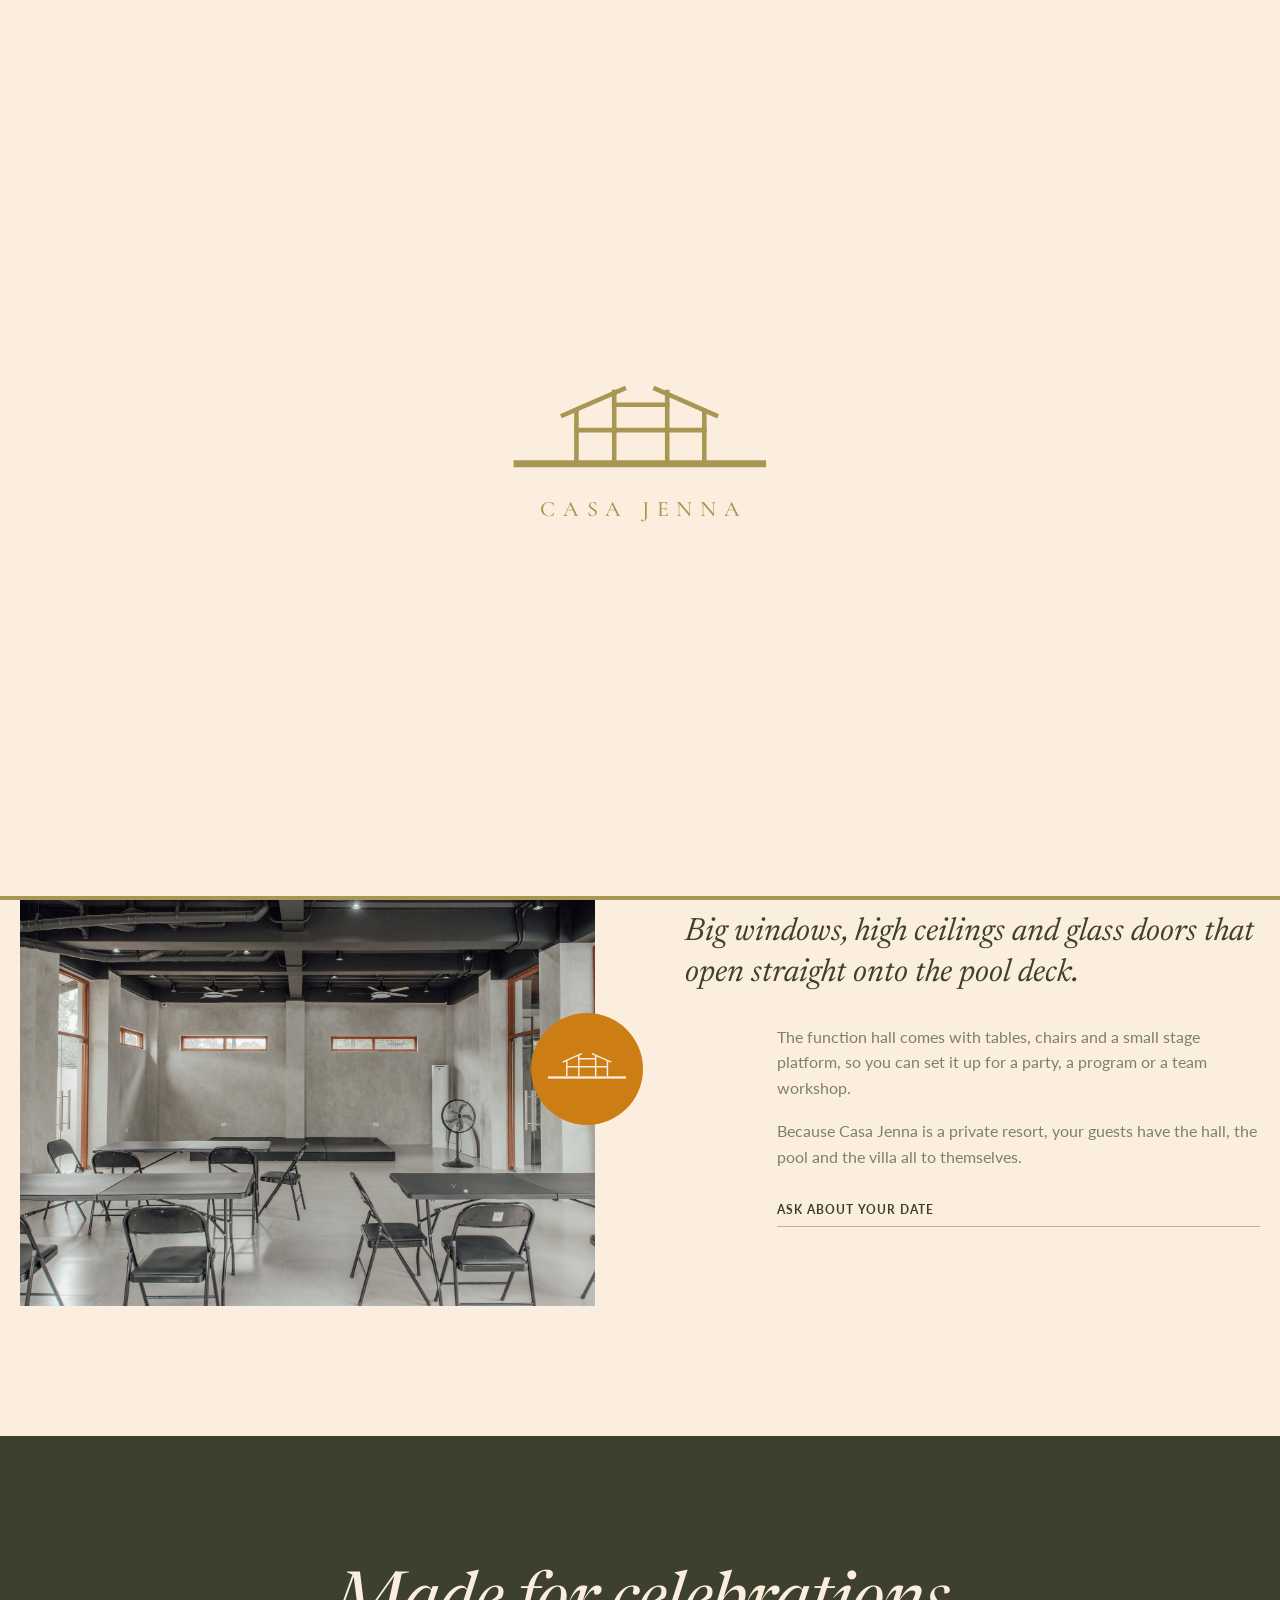
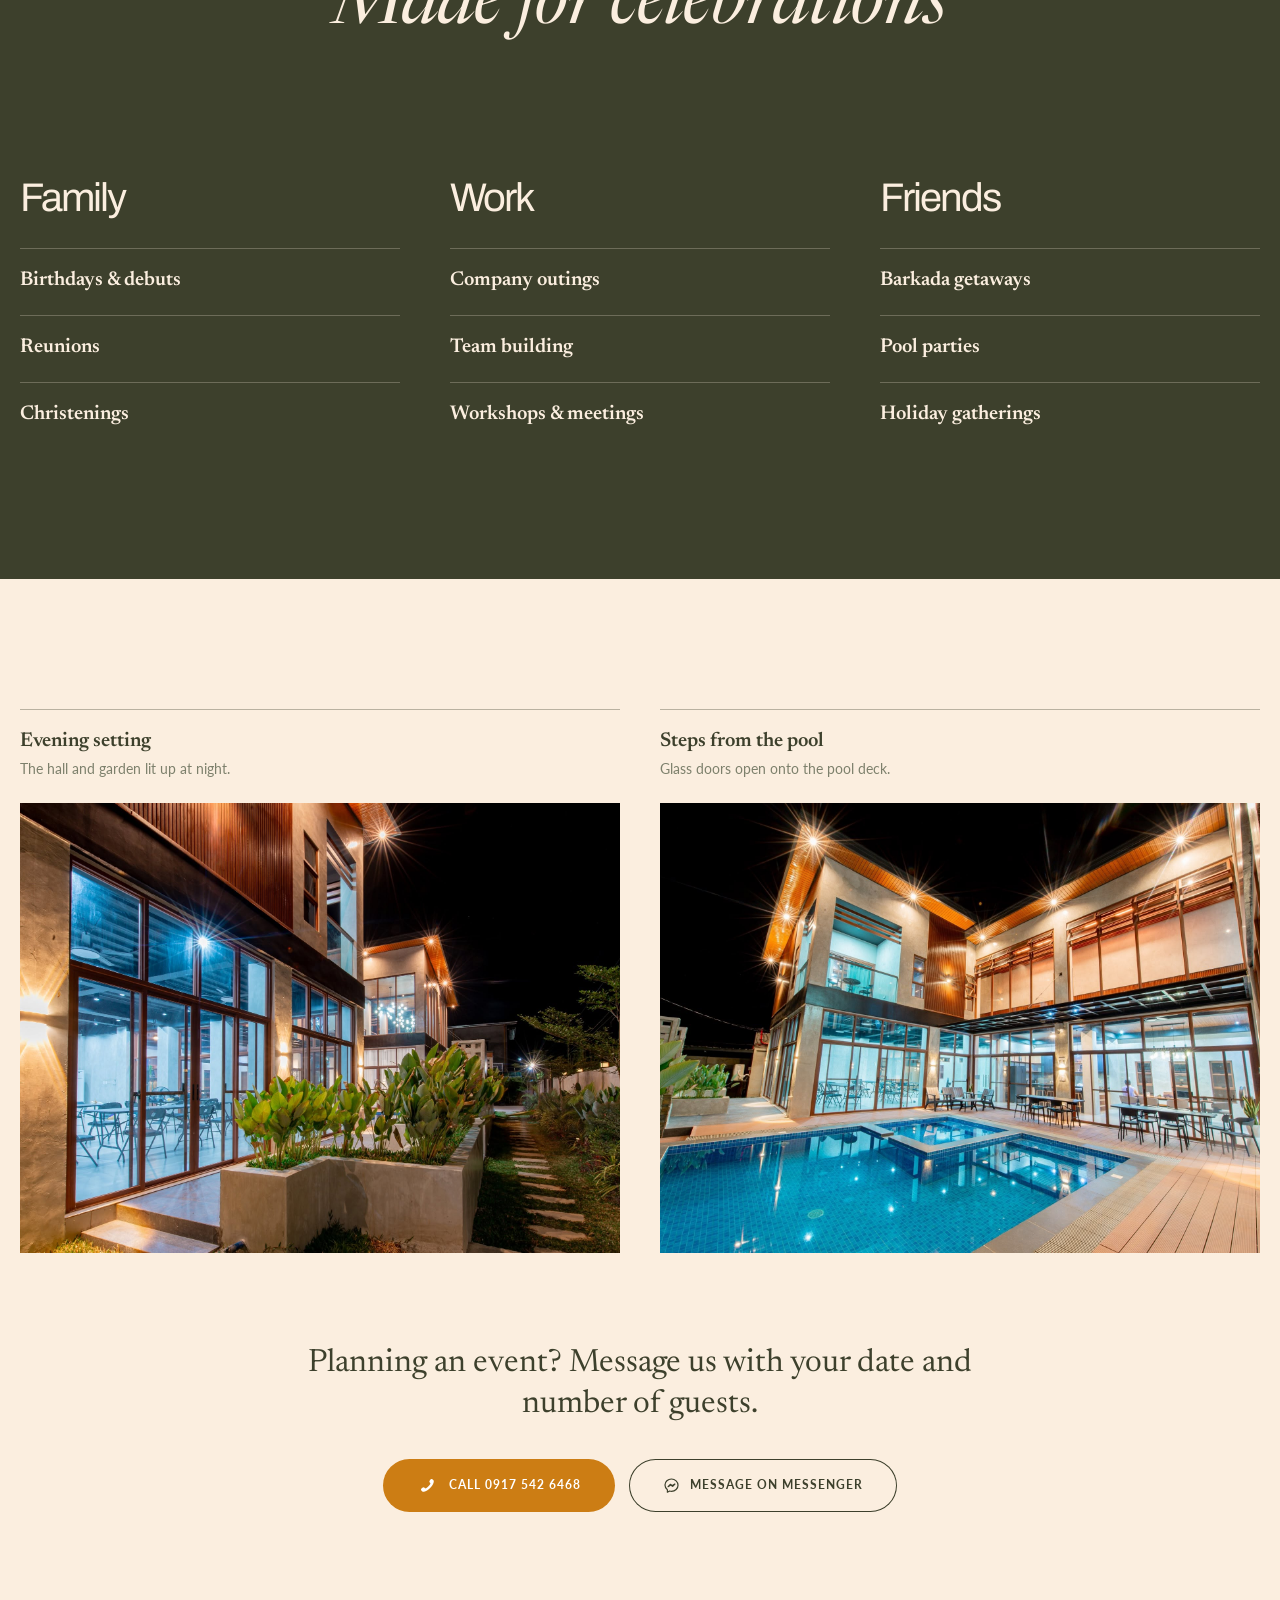
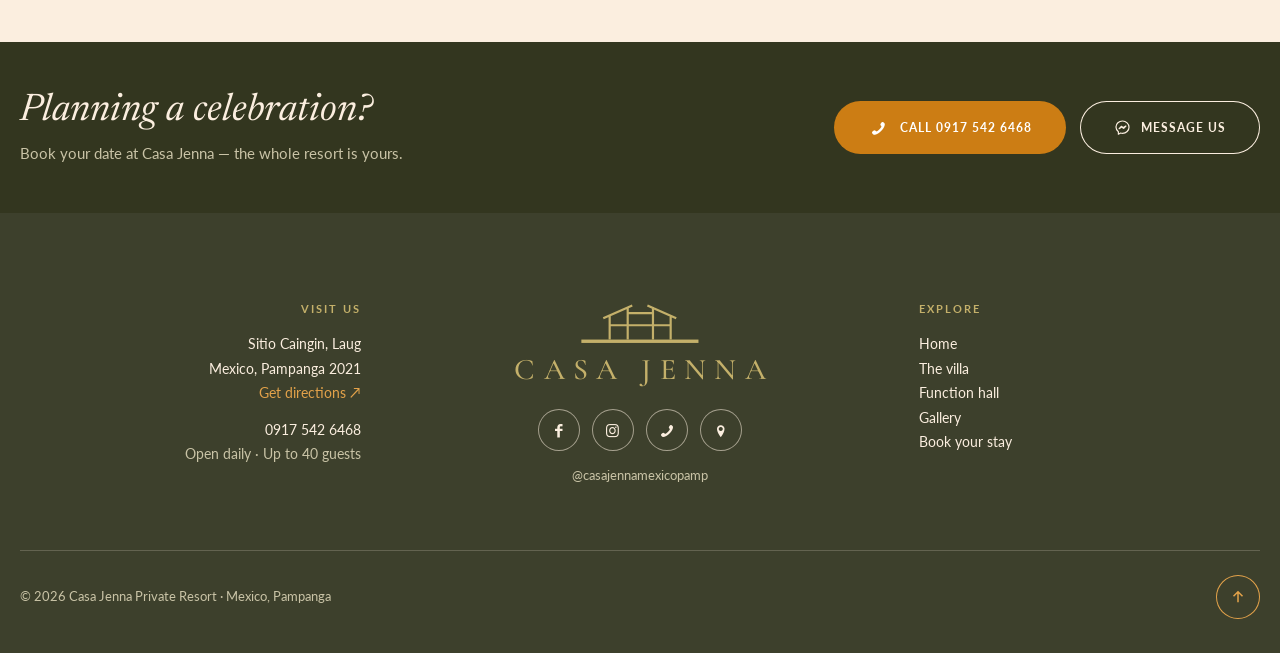
<file: function-hall.html>
<!DOCTYPE html>
<html lang="en" class="no-js">

<head>
    <meta charset="utf-8">
    <title>Function Hall — Casa Jenna Private Resort</title>
    <meta name="description" content="Air-conditioned function hall by the pool for birthdays, reunions and company events of up to 40 guests in Mexico, Pampanga.">
    <meta name="viewport" content="width=device-width, initial-scale=1">
    <meta name="robots" content="index, follow, max-image-preview:large">
    <link rel="canonical" href="https://casa-jena.jmventerprise.com/function-hall">

    <!-- Open Graph (Facebook, Messenger, Viber) -->
    <meta property="og:type" content="website">
    <meta property="og:site_name" content="Casa Jenna Private Resort">
    <meta property="og:locale" content="en_PH">
    <meta property="og:title" content="Function Hall — Casa Jenna Private Resort">
    <meta property="og:description" content="Air-conditioned function hall by the pool for birthdays, reunions and company events of up to 40 guests in Mexico, Pampanga.">
    <meta property="og:url" content="https://casa-jena.jmventerprise.com/function-hall">
    <meta property="og:image" content="https://casa-jena.jmventerprise.com/images/og/function-hall.jpg">
    <meta property="og:image:type" content="image/jpeg">
    <meta property="og:image:width" content="1200">
    <meta property="og:image:height" content="630">
    <meta property="og:image:alt" content="Casa Jenna function hall set up for an event">

    <!-- Twitter / X -->
    <meta name="twitter:card" content="summary_large_image">
    <meta name="twitter:title" content="Function Hall — Casa Jenna Private Resort">
    <meta name="twitter:description" content="Air-conditioned function hall by the pool for birthdays, reunions and company events of up to 40 guests in Mexico, Pampanga.">
    <meta name="twitter:image" content="https://casa-jena.jmventerprise.com/images/og/function-hall.jpg">
    <meta name="twitter:image:alt" content="Casa Jenna function hall set up for an event">

    <!-- Local business -->
    <meta name="geo.region" content="PH-PAM">
    <meta name="geo.placename" content="Mexico, Pampanga">
    <meta name="geo.position" content="15.0471827;120.767952">
    <meta name="ICBM" content="15.0471827, 120.767952">
    <script type="application/ld+json">
{ "@context": "https://schema.org", "@graph": [

  { "@type": "BreadcrumbList", "itemListElement": [
    { "@type": "ListItem", "position": 1, "name": "Home", "item": "https://casa-jena.jmventerprise.com/" },
    { "@type": "ListItem", "position": 2, "name": "Function hall", "item": "https://casa-jena.jmventerprise.com/function-hall" }
  ] }
] }
    </script>

    <link rel="icon" href="favicon.ico" sizes="16x16 32x32 48x48">
    <link rel="icon" href="favicon.svg" type="image/svg+xml">
    <link rel="apple-touch-icon" href="apple-touch-icon.png">
    <link rel="manifest" href="site.webmanifest">
    <meta name="theme-color" content="#3d402c">

    <!-- PRELOADER: first visit per browser session only. Inline so the cover paints before the big stylesheets.
         html.js = scripting on · html.cj-seen = already played this session · html.cj-ready = cover lifted / page revealed -->
    <script>
    (function () {
        // Clean URLs: links say "villa", which a web server (GitHub Pages, the local preview) serves as villa.html.
        if (location.protocol === 'file:') {
            // Opened straight from the folder (double-click): no server, so add .html back when a link is clicked.
            document.addEventListener('click', function (e) {
                var a = e.target && e.target.closest ? e.target.closest('a[href]') : null;
                if (!a) return;
                var h = a.getAttribute('href');
                if (h === './' || h === '.') a.setAttribute('href', 'index.html');
                else if (/^[a-z0-9-]+(#.*)?$/i.test(h)) a.setAttribute('href', h.replace(/^([a-z0-9-]+)/i, '$1.html'));
            }, true);
        } else {
            // On a server, old links like /villa.html still work; show them as /villa (and /index.html as /).
            try {
                var p = location.pathname;
                if (/\.html$/.test(p) && history.replaceState) {
                    history.replaceState(null, '', p.replace(/(index)?\.html$/, '') + location.search + location.hash);
                }
            } catch (e) {}
        }

        var d = document.documentElement, seen = false;
        d.className = d.className.replace(/\bno-js\b/, '') + ' js';
        try { seen = sessionStorage.getItem('cj-intro') === '1'; } catch (e) {}
        if (seen) {
            d.className += ' cj-seen';
            document.addEventListener('DOMContentLoaded', function () { d.className += ' cj-ready'; });
            return;
        }
        try { sessionStorage.setItem('cj-intro', '1'); } catch (e) {}
        var reduce = window.matchMedia && matchMedia('(prefers-reduced-motion: reduce)').matches, done = false;
        function finish() {
            if (done) return;
            done = true;
            d.className += ' cj-ready';
            var l = document.getElementById('cj-loader');
            if (l) { l.className += ' is-done'; setTimeout(function () { if (l.parentNode) l.parentNode.removeChild(l); }, 1800); }
        }
        setTimeout(finish, 5000); // never keep the page hidden longer than this
        if (!window.Promise) return;
        Promise.all([
            new Promise(function (r) { setTimeout(r, reduce ? 300 : 2300); }), // let the mark finish drawing
            new Promise(function (r) { if (document.readyState === 'complete') r(); else addEventListener('load', r); })
        ]).then(finish);
    })();
    </script>
    <style>
        #cj-loader { display: none; }
        .js:not(.cj-seen) #cj-loader {
            display: grid; place-items: center;
            position: fixed; inset: 0; z-index: 100000;
            background: #fbeedf;
            transition: transform 1.05s cubic-bezier(.77, 0, .18, 1), visibility 0s 1.05s;
        }
        .js:not(.cj-seen):not(.cj-ready), .js:not(.cj-seen):not(.cj-ready) body { overflow: hidden; }
        #cj-loader::after { content: ""; position: absolute; left: 0; right: 0; bottom: 0; height: 4px; background: #a89752; }
        #cj-loader.is-done { transform: translateY(-100%); visibility: hidden; }
        .cj-ld { display: flex; flex-direction: column; align-items: center; transition: opacity .45s ease, transform .6s cubic-bezier(.2, .7, .2, 1); }
        .is-done .cj-ld { opacity: 0; transform: translateY(-28px) scale(.96); }
        .cj-ld svg { width: min(260px, 66vw); height: auto; overflow: visible; }
        .cj-ld path { fill: none; stroke: #a89752; stroke-width: 13; stroke-linecap: square; stroke-dasharray: 1; stroke-dashoffset: 1; animation: cjDraw .9s cubic-bezier(.45, 0, .2, 1) forwards; }
        .cj-ld .cj-ld__base { stroke-width: 20; animation-delay: 0s; }
        .cj-ld .cj-ld__wall { animation-delay: .2s; }
        .cj-ld .cj-ld__bar { animation-delay: .45s; }
        .cj-ld .cj-ld__roof { animation-delay: .6s; }
        .cj-ld p {
            margin: 26px -.35em 0 0; padding: 0;
            font: 500 22px/1 "Cormorant Garamond", Georgia, serif; letter-spacing: .35em; text-transform: uppercase;
            color: #a89752; opacity: 0; animation: cjFadeIn .9s ease 1.3s forwards;
        }
        @keyframes cjDraw { to { stroke-dashoffset: 0; } }
        @keyframes cjFadeIn { to { opacity: 1; } }
        @media (prefers-reduced-motion: reduce) {
            .js:not(.cj-seen) #cj-loader { transition: opacity .3s, visibility 0s .3s; }
            #cj-loader.is-done { transform: none; opacity: 0; }
            .cj-ld path { animation: none; stroke-dashoffset: 0; }
            .cj-ld p { animation: none; opacity: 1; }
        }
    </style>

    <!-- FONTS -->
    <link rel="preconnect" href="https://fonts.googleapis.com">
    <link rel="preconnect" href="https://fonts.gstatic.com" crossorigin>
    <link rel="stylesheet" href="https://fonts.googleapis.com/css2?family=Archivo:wght@400;500&family=Lato:wght@400;700&family=Newsreader:ital,opsz,wght@0,6..72,400;0,6..72,600;1,6..72,400&family=Cormorant+Garamond:wght@500;600&family=Mrs+Saint+Delafield&display=swap">

    <!-- CSS: BeTheme base (from hotel5) + Casa Jenna skin + hotel6-style layer -->
    <link rel="stylesheet" href="css/global.css">
    <link rel="stylesheet" href="css/structure.css">
    <link rel="stylesheet" href="css/casa-jenna.css">
    <link rel="stylesheet" href="css/custom.css">
</head>

<body class="page-hall page template-slider layout-full-width no-content-padding no-shadows header-transparent header-fw minimalist-header-no sticky-header ab-hide menu-link-color menuo-no-borders mobile-tb-hide mobile-side-slide mobile-mini-mr-ll tablet-sticky mobile-sticky tr-header tr-menu">
    <!-- PRELOADER: the logo's house mark draws itself (base, walls, bars, roof), then the cover slides up -->
    <div id="cj-loader" aria-hidden="true">
        <div class="cj-ld">
            <svg viewBox="600 690 736 262">
                <path class="cj-ld__base" pathLength="1" d="M620 927H1315"/>
                <path class="cj-ld__wall" pathLength="1" d="M788 917V778"/>
                <path class="cj-ld__wall" pathLength="1" d="M895 917V724"/>
                <path class="cj-ld__wall" pathLength="1" d="M1045 917V724"/>
                <path class="cj-ld__wall" pathLength="1" d="M1150 917V778"/>
                <path class="cj-ld__bar" pathLength="1" d="M788 832H1150"/>
                <path class="cj-ld__bar" pathLength="1" d="M895 760H1045"/>
                <path class="cj-ld__roof" pathLength="1" d="M750 790L922 715"/>
                <path class="cj-ld__roof" pathLength="1" d="M1183 790L1012 715"/>
            </svg>
            <p>Casa Jenna</p>
        </div>
    </div>
    <div id="Wrapper">
        <div id="Header_wrapper">
            <header id="Header">
                <div id="Top_bar">
                    <div class="container">
                        <div class="column one">
                            <div class="top_bar_left clearfix">
                                <div class="logo">
                                    <a id="logo" class="cj-logo" href="./" title="Casa Jenna">
                                        <svg class="cj-mark" viewBox="612 700 712 245" fill="none" stroke="currentColor" stroke-width="13" aria-hidden="true"><path d="M750 790L922 715M1012 715L1183 790M788 778V917M895 724V917M1045 724V917M1150 778V917M895 760H1045M788 832H1150"/><rect x="620" y="917" width="695" height="20" fill="currentColor" stroke="none"/></svg>
                                        <span class="cj-logo__name">Casa Jenna</span>
                                    </a>
                                </div>
                                <div class="menu_wrapper">
                                    <nav id="menu">
                                        <ul id="menu-main-menu" class="menu menu-main">
                                            <li class=""><a href="./"><span>Home</span></a></li>
                                            <li class=""><a href="villa"><span>The villa</span></a></li>
                                            <li class="current-menu-item page_item current_page_item"><a href="function-hall"><span>Function hall</span></a></li>
                                            <li class=""><a href="gallery"><span>Gallery</span></a></li>
                                            <li class=""><a href="contact"><span>Book &amp; contact</span></a></li>
                                        </ul>
                                    </nav><a class="responsive-menu-toggle" href="#" aria-label="Open menu"><i class="icon-menu-fine"></i></a>
                                </div>
                                <a class="cj-header-phone" href="tel:+639175426468">0917 542 6468</a>
                            </div>
                            <div class="top_bar_right"><div class="top_bar_right_wrapper"></div></div>
                        </div>
                    </div>
                </div>
                <section class="cj-hero cj-hero--short">
                    <div class="cj-hero__bg" style="background-image:url('images/casa-jenna/function-hall.jpg')"></div>
                    <div class="cj-hero__inner">
                        <div class="cj-hero__text">
                            <h1>Function <span class="cj-i">hall</span></h1>
                            <h6>A bright, air-conditioned event space for celebrations of up to 40 guests — right beside the pool.</h6>
                        </div>
                        <a class="cj-cta cj-cta--light" href="contact">
                            <span class="cj-cta__label">Inquire for events</span>
                            <span class="cj-cta__circle"><svg viewBox="0 0 24 24" aria-hidden="true"><path d="M5 12h14M13 6l6 6-6 6"/></svg></span>
                        </a>
                    </div>
                </section>
            </header>
        </div>

        <div id="Content">
            <div class="content_wrapper clearfix">
                <div class="sections_group">
                    <div class="entry-content">

                        <!-- INTRO -->
                        <div class="section mcb-section cj-section">
                            <div class="cj-wrap cj-intro">
                                <div class="cj-intro__media cj-reveal">
                                    <img src="images/casa-jenna/function-hall-2.jpg" alt="Function hall with stage platform">
                                    <span class="cj-intro__badge"><svg class="cj-mark" viewBox="612 700 712 245" fill="none" stroke="currentColor" stroke-width="13" aria-hidden="true"><path d="M750 790L922 715M1012 715L1183 790M788 778V917M895 724V917M1045 724V917M1150 778V917M895 760H1045M788 832H1150"/><rect x="620" y="917" width="695" height="20" fill="currentColor" stroke="none"/></svg></span>
                                </div>
                                <div class="cj-intro__text cj-reveal">
                                    <h5>Big windows, high ceilings and glass doors that open straight onto the pool deck.</h5>
                                    <div class="cj-intro__body">
                                        <p>The function hall comes with tables, chairs and a small stage platform, so you can set it up for a party, a program or a team workshop.</p>
                                        <p>Because Casa Jenna is a private resort, your guests have the hall, the pool and the villa all to themselves.</p>
                                        <a class="cj-line-link" href="contact" style="margin-top:34px">Ask about your date</a>
                                    </div>
                                </div>
                            </div>
                        </div>

                        <!-- OCCASIONS -->
                        <div class="section mcb-section cj-section cj-section--dark">
                            <div class="cj-wrap">
                                <div class="cj-taste cj-reveal">
                                    <h2>Made for celebrations</h2>
                                </div>
                                <div class="cj-features">
                                    <div class="cj-menu-group cj-reveal">
                                        <h3>Family</h3>
                                        <div class="cj-menu-item"><div><span class="cj-menu-item__name">Birthdays &amp; debuts</span></div></div>
                                        <div class="cj-menu-item"><div><span class="cj-menu-item__name">Reunions</span></div></div>
                                        <div class="cj-menu-item"><div><span class="cj-menu-item__name">Christenings</span></div></div>
                                    </div>
                                    <div class="cj-menu-group cj-reveal">
                                        <h3>Work</h3>
                                        <div class="cj-menu-item"><div><span class="cj-menu-item__name">Company outings</span></div></div>
                                        <div class="cj-menu-item"><div><span class="cj-menu-item__name">Team building</span></div></div>
                                        <div class="cj-menu-item"><div><span class="cj-menu-item__name">Workshops &amp; meetings</span></div></div>
                                    </div>
                                    <div class="cj-menu-group cj-reveal">
                                        <h3>Friends</h3>
                                        <div class="cj-menu-item"><div><span class="cj-menu-item__name">Barkada getaways</span></div></div>
                                        <div class="cj-menu-item"><div><span class="cj-menu-item__name">Pool parties</span></div></div>
                                        <div class="cj-menu-item"><div><span class="cj-menu-item__name">Holiday gatherings</span></div></div>
                                    </div>
                                </div>
                            </div>
                        </div>

                        <!-- GALLERY STRIP -->
                        <div class="section mcb-section cj-section">
                            <div class="cj-wrap">
                                <div class="cj-rooms">
                                    <div class="cj-room cj-reveal">
                                        <div class="cj-room__head"><div><h6>Evening setting</h6><span class="cj-room__note">The hall and garden lit up at night.</span></div></div>
                                        <div class="cj-room__media"><img src="images/casa-jenna/garden.jpg" alt="Function hall from the garden at night"></div>
                                    </div>
                                    <div class="cj-room cj-reveal">
                                        <div class="cj-room__head"><div><h6>Steps from the pool</h6><span class="cj-room__note">Glass doors open onto the pool deck.</span></div></div>
                                        <div class="cj-room__media"><img src="images/casa-jenna/banner.jpg" alt="Pool deck at night"></div>
                                    </div>
                                </div>
                                <div class="cj-band cj-reveal" style="margin-top:90px">
                                    <h5>Planning an event? Message us with your date and number of guests.</h5>
                                    <div class="cj-btns">
                                        <a class="cj-btn" href="tel:+639175426468"><i class="icon-phone"></i> Call 0917 542 6468</a>
                                        <a class="cj-btn cj-btn--ghost" href="https://m.me/61583969881417" target="_blank" rel="noopener"><svg class="cj-ico" viewBox="0 0 24 24" aria-hidden="true"><path d="M12 2.8c-5.1 0-9.2 3.8-9.2 8.6 0 2.7 1.3 5.1 3.4 6.7v3.4l3.1-1.7c.9.2 1.8.4 2.7.4 5.1 0 9.2-3.8 9.2-8.6S17.1 2.8 12 2.8z"/><path d="M7.2 13.6l3.1-3.3 2.2 2.2 4.3-2.6-3.1 3.3-2.2-2.2z"/></svg> Message on Messenger</a>
                                    </div>
                                </div>
                            </div>
                        </div>

                    </div>
                </div>
            </div>
        </div>

        <footer id="Footer" class="clearfix cj-footer">
            <!-- Booking band (hidden on the contact page, which already has these buttons) -->
            <div class="cj-footer__cta">
                <div class="cj-wrap cj-footer__cta-inner">
                    <div>
                        <p class="cj-footer__cta-title">Planning a celebration?</p>
                        <p class="cj-footer__cta-text">Book your date at Casa Jenna — the whole resort is yours.</p>
                    </div>
                    <div class="cj-btns">
                        <a class="cj-btn" href="tel:+639175426468"><i class="icon-phone"></i> Call 0917 542 6468</a>
                        <a class="cj-btn cj-btn--ghost" href="https://m.me/61583969881417" target="_blank" rel="noopener"><svg class="cj-ico" viewBox="0 0 24 24" aria-hidden="true"><path d="M12 2.8c-5.1 0-9.2 3.8-9.2 8.6 0 2.7 1.3 5.1 3.4 6.7v3.4l3.1-1.7c.9.2 1.8.4 2.7.4 5.1 0 9.2-3.8 9.2-8.6S17.1 2.8 12 2.8z"/><path d="M7.2 13.6l3.1-3.3 2.2 2.2 4.3-2.6-3.1 3.3-2.2-2.2z"/></svg> Message us</a>
                    </div>
                </div>
            </div>

            <div class="cj-wrap cj-footer__main">
                <div class="cj-footer__grid">
                    <div class="cj-footer__col cj-footer__col--left">
                        <p class="cj-footer__label">Visit us</p>
                        <p>Sitio Caingin, Laug<br>Mexico, Pampanga 2021</p>
                        <p><a class="cj-footer__dir" href="https://maps.app.goo.gl/NkSsiBD7RwmSyhVX7" target="_blank" rel="noopener">Get directions <span aria-hidden="true">&#8599;</span></a></p>
                        <p class="cj-footer__gap"><a href="tel:+639175426468">0917 542 6468</a></p>
                        <p class="cj-footer__muted">Open daily · Up to 40 guests</p>
                    </div>
                    <div class="cj-footer__brand">
                        <a class="cj-logo" href="./" title="Casa Jenna">
                            <svg class="cj-mark" viewBox="612 700 712 245" fill="none" stroke="currentColor" stroke-width="13" aria-hidden="true"><path d="M750 790L922 715M1012 715L1183 790M788 778V917M895 724V917M1045 724V917M1150 778V917M895 760H1045M788 832H1150"/><rect x="620" y="917" width="695" height="20" fill="currentColor" stroke="none"/></svg>
                            <span class="cj-logo__name">Casa Jenna</span>
                        </a>
                        <div class="cj-footer__social">
                            <a href="https://www.facebook.com/profile.php?id=61583969881417" target="_blank" rel="noopener" aria-label="Casa Jenna on Facebook"><i class="icon-facebook"></i></a>
                            <a href="https://www.instagram.com/casajennamexicopamp" target="_blank" rel="noopener" aria-label="Casa Jenna on Instagram"><i class="icon-instagram"></i></a>
                            <a href="tel:+639175426468" aria-label="Call Casa Jenna"><i class="icon-phone"></i></a>
                            <a href="https://maps.app.goo.gl/NkSsiBD7RwmSyhVX7" target="_blank" rel="noopener" aria-label="Open in Google Maps"><i class="icon-location"></i></a>
                        </div>
                        <p class="cj-footer__handle"><a href="https://www.instagram.com/casajennamexicopamp" target="_blank" rel="noopener">@casajennamexicopamp</a></p>
                    </div>
                    <div class="cj-footer__col">
                        <p class="cj-footer__label">Explore</p>
                        <p><a href="./">Home</a><br><a href="villa">The villa</a><br><a href="function-hall">Function hall</a><br><a href="gallery">Gallery</a><br><a href="contact">Book your stay</a></p>
                    </div>
                </div>
                <div class="cj-footer__bar">
                    <p class="cj-footer__copy">&copy; 2026 Casa Jenna Private Resort · Mexico, Pampanga</p>
                    <a href="#Wrapper" class="cj-to-top" aria-label="Back to top"><svg viewBox="0 0 24 24"><path d="M12 19V5M6 11l6-6 6 6"/></svg></a>
                </div>
            </div>
        </footer>
    </div>

    <!-- BeTheme mobile side menu (filled by scripts.js) -->
    <div id="Side_slide" class="right dark" data-width="250">
        <div class="close-wrapper">
            <a href="#" class="close"><i class="icon-cancel-fine"></i></a>
        </div>
        <div class="extras">
            <a class="cj-side-phone" href="tel:+639175426468">0917 542 6468</a>
            <div class="extras-wrapper"></div>
        </div>
        <div class="menu_wrapper"></div>
    </div>
    <div id="body_overlay"></div>

    <!-- JS: BeTheme (from hotel5) -->
    <script src="js/jquery-2.1.4.min.js"></script>
    <script src="js/mfn.menu.js"></script>
    <script src="js/jquery.plugins.js"></script>
    <script src="js/jquery.jplayer.min.js"></script>
    <script src="js/animations/animations.js"></script>
    <script src="js/translate3d.js"></script>
    <script src="js/scripts.js"></script>
    <script src="js/casa-jenna.js"></script>
</body>

</html>
</file>
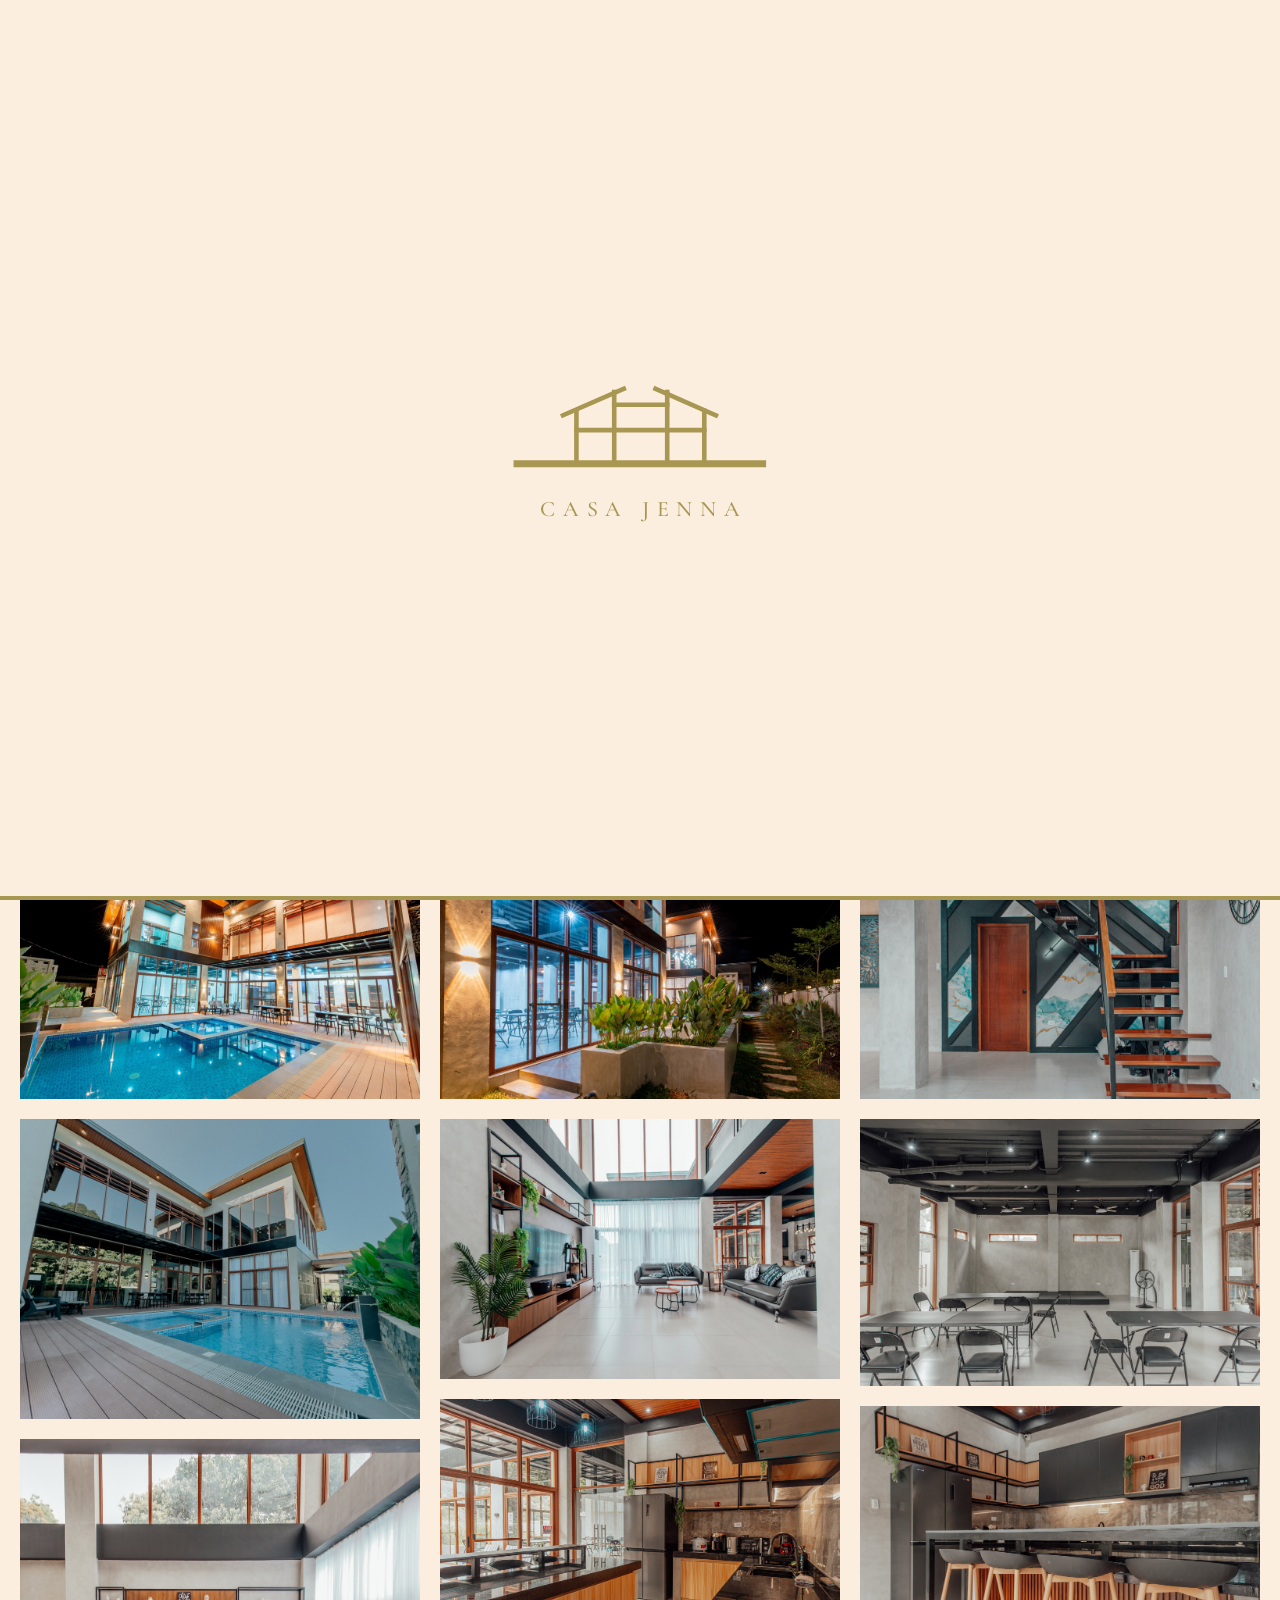
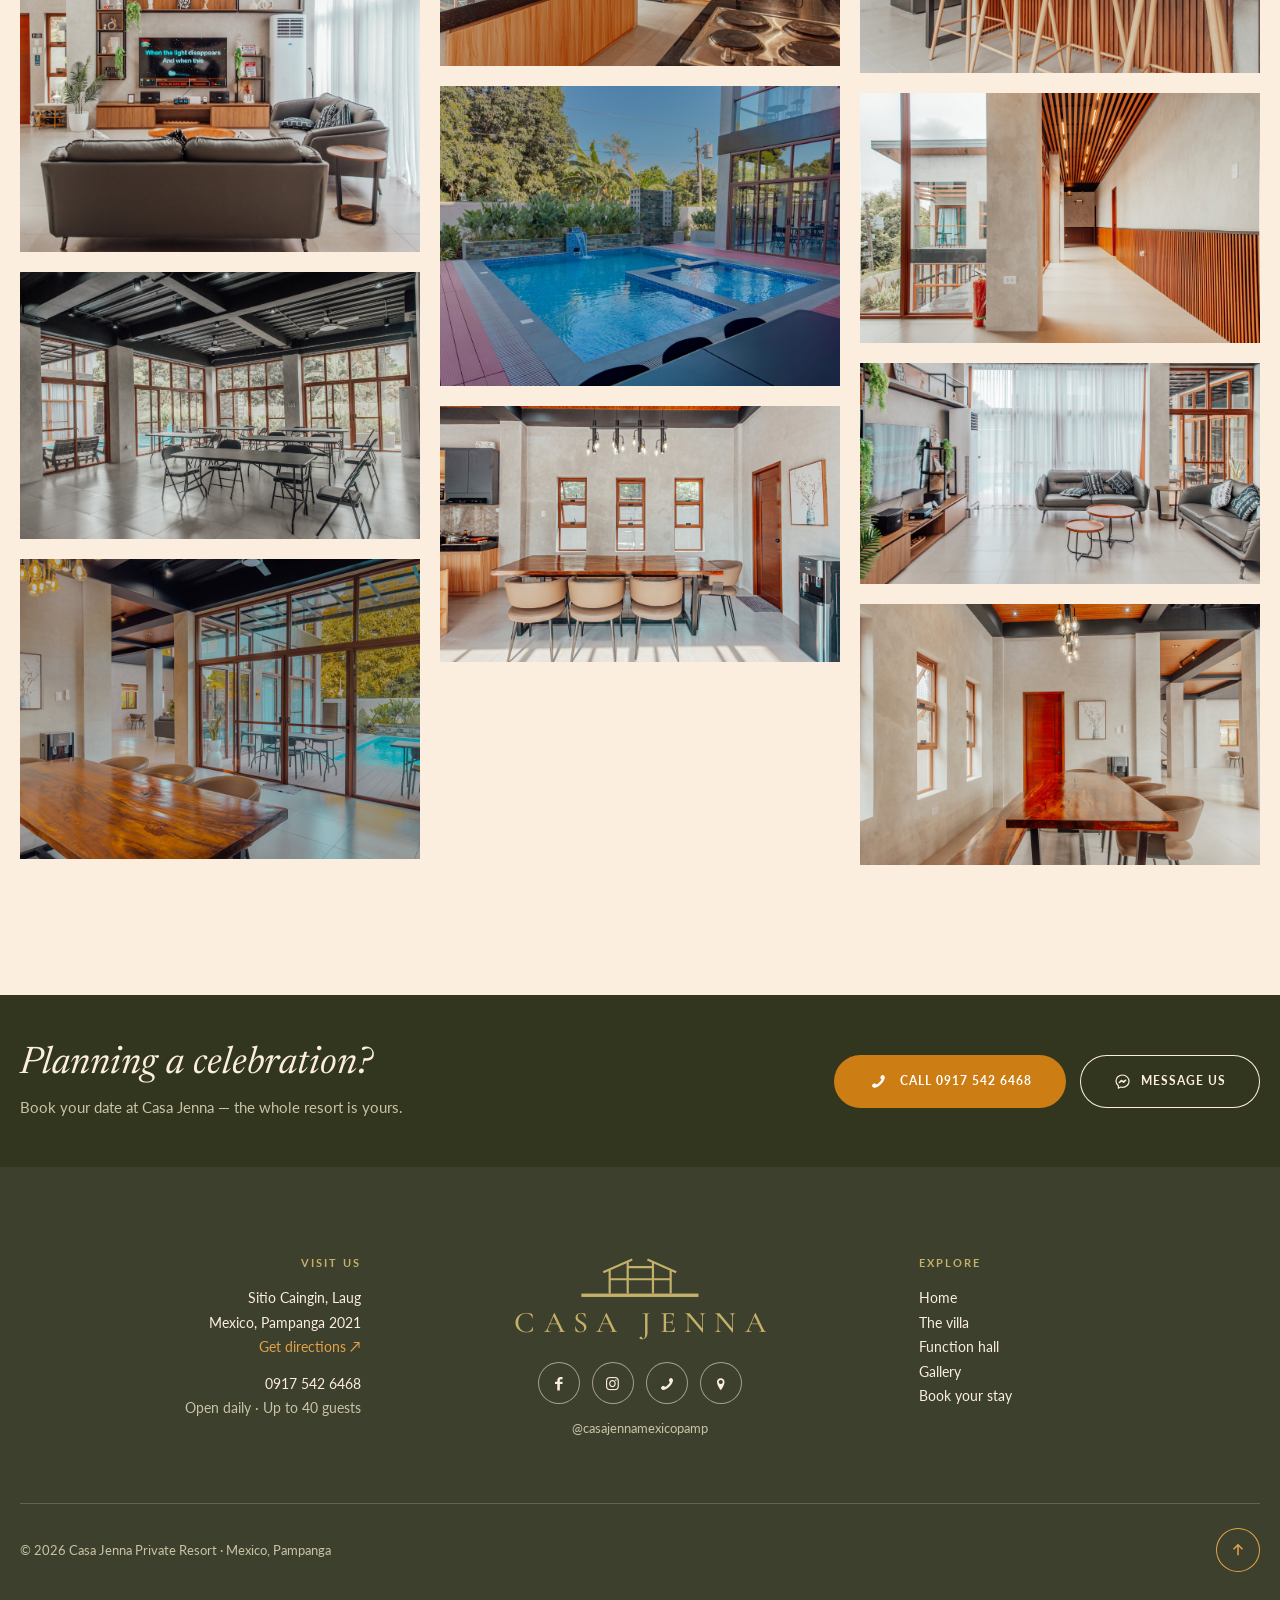
<file: gallery.html>
<!DOCTYPE html>
<html lang="en" class="no-js">

<head>
    <meta charset="utf-8">
    <title>Gallery — Casa Jenna Private Resort</title>
    <meta name="description" content="Photos of the villa, function hall, garden and swimming pool at Casa Jenna private resort in Mexico, Pampanga.">
    <meta name="viewport" content="width=device-width, initial-scale=1">
    <meta name="robots" content="index, follow, max-image-preview:large">
    <link rel="canonical" href="https://casa-jena.jmventerprise.com/gallery">

    <!-- Open Graph (Facebook, Messenger, Viber) -->
    <meta property="og:type" content="website">
    <meta property="og:site_name" content="Casa Jenna Private Resort">
    <meta property="og:locale" content="en_PH">
    <meta property="og:title" content="Gallery — Casa Jenna Private Resort">
    <meta property="og:description" content="Photos of the villa, function hall, garden and swimming pool at Casa Jenna private resort in Mexico, Pampanga.">
    <meta property="og:url" content="https://casa-jena.jmventerprise.com/gallery">
    <meta property="og:image" content="https://casa-jena.jmventerprise.com/images/og/gallery.jpg">
    <meta property="og:image:type" content="image/jpeg">
    <meta property="og:image:width" content="1200">
    <meta property="og:image:height" content="630">
    <meta property="og:image:alt" content="Swimming pool at Casa Jenna private resort">

    <!-- Twitter / X -->
    <meta name="twitter:card" content="summary_large_image">
    <meta name="twitter:title" content="Gallery — Casa Jenna Private Resort">
    <meta name="twitter:description" content="Photos of the villa, function hall, garden and swimming pool at Casa Jenna private resort in Mexico, Pampanga.">
    <meta name="twitter:image" content="https://casa-jena.jmventerprise.com/images/og/gallery.jpg">
    <meta name="twitter:image:alt" content="Swimming pool at Casa Jenna private resort">

    <!-- Local business -->
    <meta name="geo.region" content="PH-PAM">
    <meta name="geo.placename" content="Mexico, Pampanga">
    <meta name="geo.position" content="15.0471827;120.767952">
    <meta name="ICBM" content="15.0471827, 120.767952">
    <script type="application/ld+json">
{ "@context": "https://schema.org", "@graph": [

  { "@type": "BreadcrumbList", "itemListElement": [
    { "@type": "ListItem", "position": 1, "name": "Home", "item": "https://casa-jena.jmventerprise.com/" },
    { "@type": "ListItem", "position": 2, "name": "Gallery", "item": "https://casa-jena.jmventerprise.com/gallery" }
  ] }
] }
    </script>

    <link rel="icon" href="favicon.ico" sizes="16x16 32x32 48x48">
    <link rel="icon" href="favicon.svg" type="image/svg+xml">
    <link rel="apple-touch-icon" href="apple-touch-icon.png">
    <link rel="manifest" href="site.webmanifest">
    <meta name="theme-color" content="#3d402c">

    <!-- PRELOADER: first visit per browser session only. Inline so the cover paints before the big stylesheets.
         html.js = scripting on · html.cj-seen = already played this session · html.cj-ready = cover lifted / page revealed -->
    <script>
    (function () {
        // Clean URLs: links say "villa", which a web server (GitHub Pages, the local preview) serves as villa.html.
        if (location.protocol === 'file:') {
            // Opened straight from the folder (double-click): no server, so add .html back when a link is clicked.
            document.addEventListener('click', function (e) {
                var a = e.target && e.target.closest ? e.target.closest('a[href]') : null;
                if (!a) return;
                var h = a.getAttribute('href');
                if (h === './' || h === '.') a.setAttribute('href', 'index.html');
                else if (/^[a-z0-9-]+(#.*)?$/i.test(h)) a.setAttribute('href', h.replace(/^([a-z0-9-]+)/i, '$1.html'));
            }, true);
        } else {
            // On a server, old links like /villa.html still work; show them as /villa (and /index.html as /).
            try {
                var p = location.pathname;
                if (/\.html$/.test(p) && history.replaceState) {
                    history.replaceState(null, '', p.replace(/(index)?\.html$/, '') + location.search + location.hash);
                }
            } catch (e) {}
        }

        var d = document.documentElement, seen = false;
        d.className = d.className.replace(/\bno-js\b/, '') + ' js';
        try { seen = sessionStorage.getItem('cj-intro') === '1'; } catch (e) {}
        if (seen) {
            d.className += ' cj-seen';
            document.addEventListener('DOMContentLoaded', function () { d.className += ' cj-ready'; });
            return;
        }
        try { sessionStorage.setItem('cj-intro', '1'); } catch (e) {}
        var reduce = window.matchMedia && matchMedia('(prefers-reduced-motion: reduce)').matches, done = false;
        function finish() {
            if (done) return;
            done = true;
            d.className += ' cj-ready';
            var l = document.getElementById('cj-loader');
            if (l) { l.className += ' is-done'; setTimeout(function () { if (l.parentNode) l.parentNode.removeChild(l); }, 1800); }
        }
        setTimeout(finish, 5000); // never keep the page hidden longer than this
        if (!window.Promise) return;
        Promise.all([
            new Promise(function (r) { setTimeout(r, reduce ? 300 : 2300); }), // let the mark finish drawing
            new Promise(function (r) { if (document.readyState === 'complete') r(); else addEventListener('load', r); })
        ]).then(finish);
    })();
    </script>
    <style>
        #cj-loader { display: none; }
        .js:not(.cj-seen) #cj-loader {
            display: grid; place-items: center;
            position: fixed; inset: 0; z-index: 100000;
            background: #fbeedf;
            transition: transform 1.05s cubic-bezier(.77, 0, .18, 1), visibility 0s 1.05s;
        }
        .js:not(.cj-seen):not(.cj-ready), .js:not(.cj-seen):not(.cj-ready) body { overflow: hidden; }
        #cj-loader::after { content: ""; position: absolute; left: 0; right: 0; bottom: 0; height: 4px; background: #a89752; }
        #cj-loader.is-done { transform: translateY(-100%); visibility: hidden; }
        .cj-ld { display: flex; flex-direction: column; align-items: center; transition: opacity .45s ease, transform .6s cubic-bezier(.2, .7, .2, 1); }
        .is-done .cj-ld { opacity: 0; transform: translateY(-28px) scale(.96); }
        .cj-ld svg { width: min(260px, 66vw); height: auto; overflow: visible; }
        .cj-ld path { fill: none; stroke: #a89752; stroke-width: 13; stroke-linecap: square; stroke-dasharray: 1; stroke-dashoffset: 1; animation: cjDraw .9s cubic-bezier(.45, 0, .2, 1) forwards; }
        .cj-ld .cj-ld__base { stroke-width: 20; animation-delay: 0s; }
        .cj-ld .cj-ld__wall { animation-delay: .2s; }
        .cj-ld .cj-ld__bar { animation-delay: .45s; }
        .cj-ld .cj-ld__roof { animation-delay: .6s; }
        .cj-ld p {
            margin: 26px -.35em 0 0; padding: 0;
            font: 500 22px/1 "Cormorant Garamond", Georgia, serif; letter-spacing: .35em; text-transform: uppercase;
            color: #a89752; opacity: 0; animation: cjFadeIn .9s ease 1.3s forwards;
        }
        @keyframes cjDraw { to { stroke-dashoffset: 0; } }
        @keyframes cjFadeIn { to { opacity: 1; } }
        @media (prefers-reduced-motion: reduce) {
            .js:not(.cj-seen) #cj-loader { transition: opacity .3s, visibility 0s .3s; }
            #cj-loader.is-done { transform: none; opacity: 0; }
            .cj-ld path { animation: none; stroke-dashoffset: 0; }
            .cj-ld p { animation: none; opacity: 1; }
        }
    </style>

    <!-- FONTS -->
    <link rel="preconnect" href="https://fonts.googleapis.com">
    <link rel="preconnect" href="https://fonts.gstatic.com" crossorigin>
    <link rel="stylesheet" href="https://fonts.googleapis.com/css2?family=Archivo:wght@400;500&family=Lato:wght@400;700&family=Newsreader:ital,opsz,wght@0,6..72,400;0,6..72,600;1,6..72,400&family=Cormorant+Garamond:wght@500;600&family=Mrs+Saint+Delafield&display=swap">

    <!-- CSS: BeTheme base (from hotel5) + Casa Jenna skin + hotel6-style layer -->
    <link rel="stylesheet" href="css/global.css">
    <link rel="stylesheet" href="css/structure.css">
    <link rel="stylesheet" href="css/casa-jenna.css">
    <link rel="stylesheet" href="css/custom.css">
</head>

<body class="page-gallery page template-slider layout-full-width no-content-padding no-shadows header-transparent header-fw minimalist-header-no sticky-header ab-hide menu-link-color menuo-no-borders mobile-tb-hide mobile-side-slide mobile-mini-mr-ll tablet-sticky mobile-sticky tr-header tr-menu">
    <!-- PRELOADER: the logo's house mark draws itself (base, walls, bars, roof), then the cover slides up -->
    <div id="cj-loader" aria-hidden="true">
        <div class="cj-ld">
            <svg viewBox="600 690 736 262">
                <path class="cj-ld__base" pathLength="1" d="M620 927H1315"/>
                <path class="cj-ld__wall" pathLength="1" d="M788 917V778"/>
                <path class="cj-ld__wall" pathLength="1" d="M895 917V724"/>
                <path class="cj-ld__wall" pathLength="1" d="M1045 917V724"/>
                <path class="cj-ld__wall" pathLength="1" d="M1150 917V778"/>
                <path class="cj-ld__bar" pathLength="1" d="M788 832H1150"/>
                <path class="cj-ld__bar" pathLength="1" d="M895 760H1045"/>
                <path class="cj-ld__roof" pathLength="1" d="M750 790L922 715"/>
                <path class="cj-ld__roof" pathLength="1" d="M1183 790L1012 715"/>
            </svg>
            <p>Casa Jenna</p>
        </div>
    </div>
    <div id="Wrapper">
        <div id="Header_wrapper">
            <header id="Header">
                <div id="Top_bar">
                    <div class="container">
                        <div class="column one">
                            <div class="top_bar_left clearfix">
                                <div class="logo">
                                    <a id="logo" class="cj-logo" href="./" title="Casa Jenna">
                                        <svg class="cj-mark" viewBox="612 700 712 245" fill="none" stroke="currentColor" stroke-width="13" aria-hidden="true"><path d="M750 790L922 715M1012 715L1183 790M788 778V917M895 724V917M1045 724V917M1150 778V917M895 760H1045M788 832H1150"/><rect x="620" y="917" width="695" height="20" fill="currentColor" stroke="none"/></svg>
                                        <span class="cj-logo__name">Casa Jenna</span>
                                    </a>
                                </div>
                                <div class="menu_wrapper">
                                    <nav id="menu">
                                        <ul id="menu-main-menu" class="menu menu-main">
                                            <li class=""><a href="./"><span>Home</span></a></li>
                                            <li class=""><a href="villa"><span>The villa</span></a></li>
                                            <li class=""><a href="function-hall"><span>Function hall</span></a></li>
                                            <li class="current-menu-item page_item current_page_item"><a href="gallery"><span>Gallery</span></a></li>
                                            <li class=""><a href="contact"><span>Book &amp; contact</span></a></li>
                                        </ul>
                                    </nav><a class="responsive-menu-toggle" href="#" aria-label="Open menu"><i class="icon-menu-fine"></i></a>
                                </div>
                                <a class="cj-header-phone" href="tel:+639175426468">0917 542 6468</a>
                            </div>
                            <div class="top_bar_right"><div class="top_bar_right_wrapper"></div></div>
                        </div>
                    </div>
                </div>
                <section class="cj-hero cj-hero--short">
                    <div class="cj-hero__bg" style="background-image:url('images/casa-jenna/pool-area.jpg')"></div>
                    <div class="cj-hero__inner">
                        <div class="cj-hero__text">
                            <h1><span class="cj-i">Gallery</span></h1>
                            <h6>Take a look around the villa, the function hall and the pool.</h6>
                        </div>
                    </div>
                </section>
            </header>
        </div>

        <div id="Content">
            <div class="content_wrapper clearfix">
                <div class="sections_group">
                    <div class="entry-content">

                        <div class="section mcb-section cj-section">
                            <div class="cj-wrap">
                                <div class="cj-gallery" data-cj-gallery>
                                    <a href="images/casa-jenna/banner.jpg"><figure><img src="images/casa-jenna/banner.jpg" alt="Villa and pool at night" loading="lazy"><figcaption>Villa and pool at night</figcaption></figure></a>
                                    <a href="images/casa-jenna/pool-area.jpg"><figure><img src="images/casa-jenna/pool-area.jpg" alt="Swimming pool and villa" loading="lazy"><figcaption>Swimming pool</figcaption></figure></a>
                                    <a href="images/casa-jenna/living-room-3.jpg"><figure><img src="images/casa-jenna/living-room-3.jpg" alt="Living room with karaoke" loading="lazy"><figcaption>Living room</figcaption></figure></a>
                                    <a href="images/casa-jenna/function-hall.jpg"><figure><img src="images/casa-jenna/function-hall.jpg" alt="Function hall" loading="lazy"><figcaption>Function hall</figcaption></figure></a>
                                    <a href="images/casa-jenna/dining-view.jpg"><figure><img src="images/casa-jenna/dining-view.jpg" alt="Dining area facing the pool" loading="lazy"><figcaption>Dining area</figcaption></figure></a>
                                    <a href="images/casa-jenna/garden.jpg"><figure><img src="images/casa-jenna/garden.jpg" alt="Garden at night" loading="lazy"><figcaption>Garden</figcaption></figure></a>
                                    <a href="images/casa-jenna/living-room.jpg"><figure><img src="images/casa-jenna/living-room.jpg" alt="Living room" loading="lazy"><figcaption>Living room</figcaption></figure></a>
                                    <a href="images/casa-jenna/kitchen.jpg"><figure><img src="images/casa-jenna/kitchen.jpg" alt="Kitchen" loading="lazy"><figcaption>Kitchen</figcaption></figure></a>
                                    <a href="images/casa-jenna/pool-area-2.jpg"><figure><img src="images/casa-jenna/pool-area-2.jpg" alt="Pool with water feature" loading="lazy"><figcaption>Pool</figcaption></figure></a>
                                    <a href="images/casa-jenna/dining-area.jpg"><figure><img src="images/casa-jenna/dining-area.jpg" alt="Dining table" loading="lazy"><figcaption>Dining area</figcaption></figure></a>
                                    <a href="images/casa-jenna/stair.jpg"><figure><img src="images/casa-jenna/stair.jpg" alt="Staircase" loading="lazy"><figcaption>Staircase</figcaption></figure></a>
                                    <a href="images/casa-jenna/function-hall-2.jpg"><figure><img src="images/casa-jenna/function-hall-2.jpg" alt="Function hall with stage" loading="lazy"><figcaption>Function hall</figcaption></figure></a>
                                    <a href="images/casa-jenna/mini-bar.jpg"><figure><img src="images/casa-jenna/mini-bar.jpg" alt="Breakfast bar" loading="lazy"><figcaption>Breakfast bar</figcaption></figure></a>
                                    <a href="images/casa-jenna/hallway-2nd-floor.jpg"><figure><img src="images/casa-jenna/hallway-2nd-floor.jpg" alt="Second floor hallway" loading="lazy"><figcaption>Second floor</figcaption></figure></a>
                                    <a href="images/casa-jenna/living-room-2.jpg"><figure><img src="images/casa-jenna/living-room-2.jpg" alt="Living room" loading="lazy"><figcaption>Living room</figcaption></figure></a>
                                    <a href="images/casa-jenna/dining-area-2.jpg"><figure><img src="images/casa-jenna/dining-area-2.jpg" alt="Dining area" loading="lazy"><figcaption>Dining area</figcaption></figure></a>
                                </div>
                            </div>
                        </div>

                    </div>
                </div>
            </div>
        </div>

        <!-- Lightbox -->
        <div class="cj-lightbox" data-cj-lightbox aria-hidden="true">
            <button class="cj-lightbox__close" type="button" aria-label="Close">&times;</button>
            <button class="cj-lightbox__prev" type="button" aria-label="Previous photo">&#8249;</button>
            <img alt="">
            <button class="cj-lightbox__next" type="button" aria-label="Next photo">&#8250;</button>
            <div class="cj-lightbox__caption"></div>
        </div>

        <footer id="Footer" class="clearfix cj-footer">
            <!-- Booking band (hidden on the contact page, which already has these buttons) -->
            <div class="cj-footer__cta">
                <div class="cj-wrap cj-footer__cta-inner">
                    <div>
                        <p class="cj-footer__cta-title">Planning a celebration?</p>
                        <p class="cj-footer__cta-text">Book your date at Casa Jenna — the whole resort is yours.</p>
                    </div>
                    <div class="cj-btns">
                        <a class="cj-btn" href="tel:+639175426468"><i class="icon-phone"></i> Call 0917 542 6468</a>
                        <a class="cj-btn cj-btn--ghost" href="https://m.me/61583969881417" target="_blank" rel="noopener"><svg class="cj-ico" viewBox="0 0 24 24" aria-hidden="true"><path d="M12 2.8c-5.1 0-9.2 3.8-9.2 8.6 0 2.7 1.3 5.1 3.4 6.7v3.4l3.1-1.7c.9.2 1.8.4 2.7.4 5.1 0 9.2-3.8 9.2-8.6S17.1 2.8 12 2.8z"/><path d="M7.2 13.6l3.1-3.3 2.2 2.2 4.3-2.6-3.1 3.3-2.2-2.2z"/></svg> Message us</a>
                    </div>
                </div>
            </div>

            <div class="cj-wrap cj-footer__main">
                <div class="cj-footer__grid">
                    <div class="cj-footer__col cj-footer__col--left">
                        <p class="cj-footer__label">Visit us</p>
                        <p>Sitio Caingin, Laug<br>Mexico, Pampanga 2021</p>
                        <p><a class="cj-footer__dir" href="https://maps.app.goo.gl/NkSsiBD7RwmSyhVX7" target="_blank" rel="noopener">Get directions <span aria-hidden="true">&#8599;</span></a></p>
                        <p class="cj-footer__gap"><a href="tel:+639175426468">0917 542 6468</a></p>
                        <p class="cj-footer__muted">Open daily · Up to 40 guests</p>
                    </div>
                    <div class="cj-footer__brand">
                        <a class="cj-logo" href="./" title="Casa Jenna">
                            <svg class="cj-mark" viewBox="612 700 712 245" fill="none" stroke="currentColor" stroke-width="13" aria-hidden="true"><path d="M750 790L922 715M1012 715L1183 790M788 778V917M895 724V917M1045 724V917M1150 778V917M895 760H1045M788 832H1150"/><rect x="620" y="917" width="695" height="20" fill="currentColor" stroke="none"/></svg>
                            <span class="cj-logo__name">Casa Jenna</span>
                        </a>
                        <div class="cj-footer__social">
                            <a href="https://www.facebook.com/profile.php?id=61583969881417" target="_blank" rel="noopener" aria-label="Casa Jenna on Facebook"><i class="icon-facebook"></i></a>
                            <a href="https://www.instagram.com/casajennamexicopamp" target="_blank" rel="noopener" aria-label="Casa Jenna on Instagram"><i class="icon-instagram"></i></a>
                            <a href="tel:+639175426468" aria-label="Call Casa Jenna"><i class="icon-phone"></i></a>
                            <a href="https://maps.app.goo.gl/NkSsiBD7RwmSyhVX7" target="_blank" rel="noopener" aria-label="Open in Google Maps"><i class="icon-location"></i></a>
                        </div>
                        <p class="cj-footer__handle"><a href="https://www.instagram.com/casajennamexicopamp" target="_blank" rel="noopener">@casajennamexicopamp</a></p>
                    </div>
                    <div class="cj-footer__col">
                        <p class="cj-footer__label">Explore</p>
                        <p><a href="./">Home</a><br><a href="villa">The villa</a><br><a href="function-hall">Function hall</a><br><a href="gallery">Gallery</a><br><a href="contact">Book your stay</a></p>
                    </div>
                </div>
                <div class="cj-footer__bar">
                    <p class="cj-footer__copy">&copy; 2026 Casa Jenna Private Resort · Mexico, Pampanga</p>
                    <a href="#Wrapper" class="cj-to-top" aria-label="Back to top"><svg viewBox="0 0 24 24"><path d="M12 19V5M6 11l6-6 6 6"/></svg></a>
                </div>
            </div>
        </footer>
    </div>

    <!-- BeTheme mobile side menu (filled by scripts.js) -->
    <div id="Side_slide" class="right dark" data-width="250">
        <div class="close-wrapper">
            <a href="#" class="close"><i class="icon-cancel-fine"></i></a>
        </div>
        <div class="extras">
            <a class="cj-side-phone" href="tel:+639175426468">0917 542 6468</a>
            <div class="extras-wrapper"></div>
        </div>
        <div class="menu_wrapper"></div>
    </div>
    <div id="body_overlay"></div>

    <!-- JS: BeTheme (from hotel5) -->
    <script src="js/jquery-2.1.4.min.js"></script>
    <script src="js/mfn.menu.js"></script>
    <script src="js/jquery.plugins.js"></script>
    <script src="js/jquery.jplayer.min.js"></script>
    <script src="js/animations/animations.js"></script>
    <script src="js/translate3d.js"></script>
    <script src="js/scripts.js"></script>
    <script src="js/casa-jenna.js"></script>
</body>

</html>
</file>
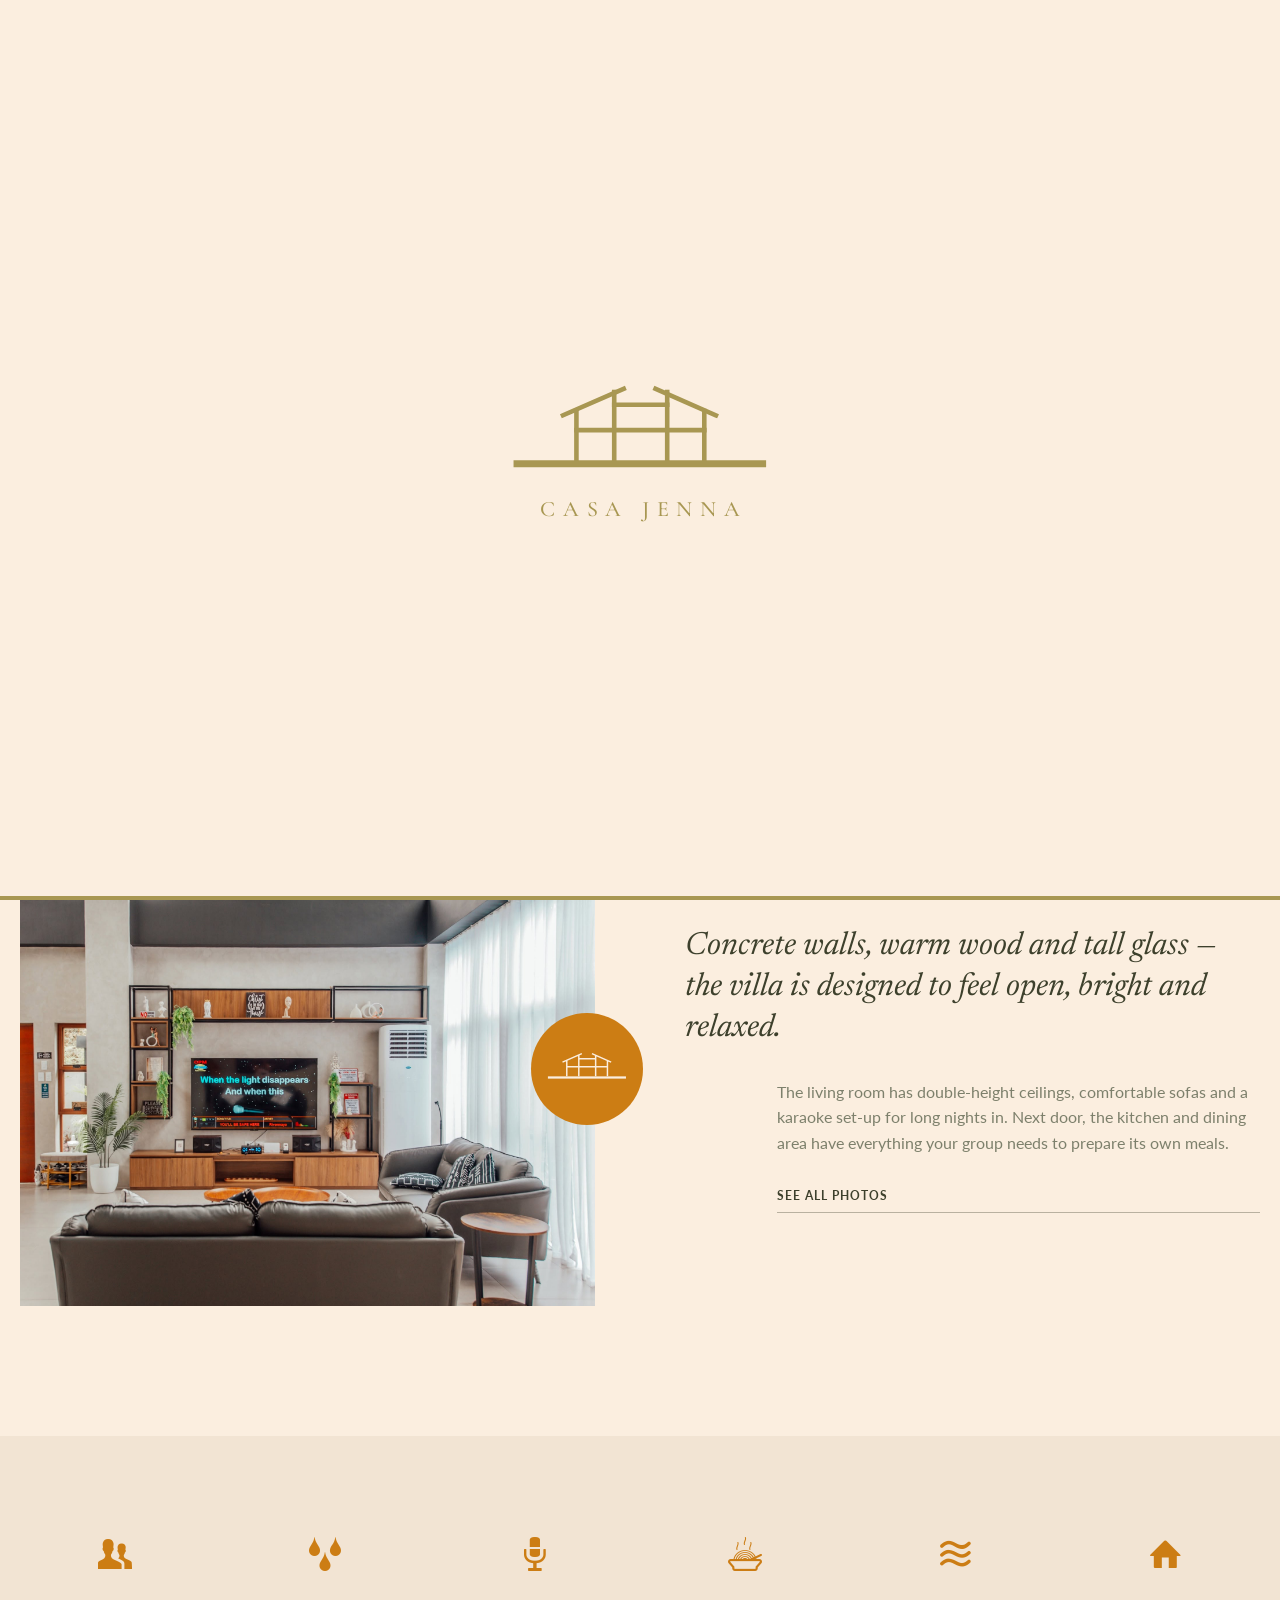
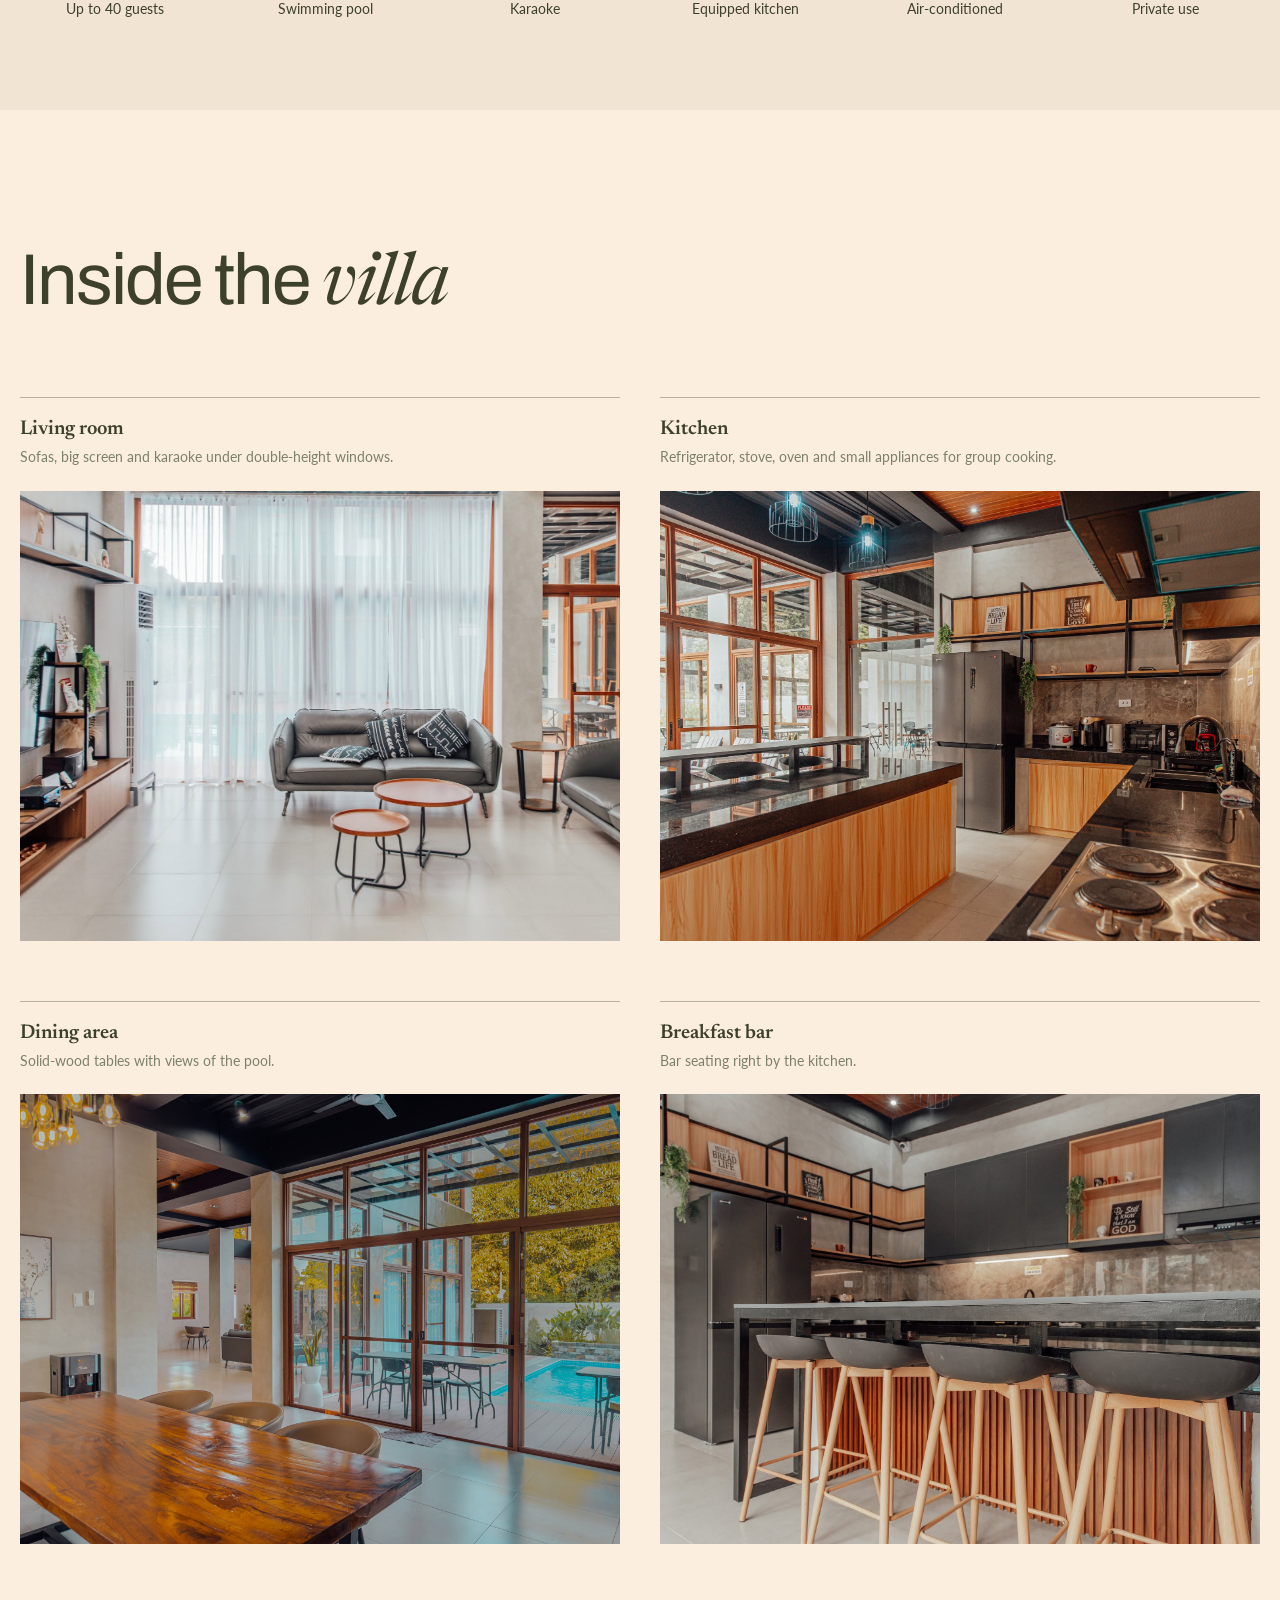
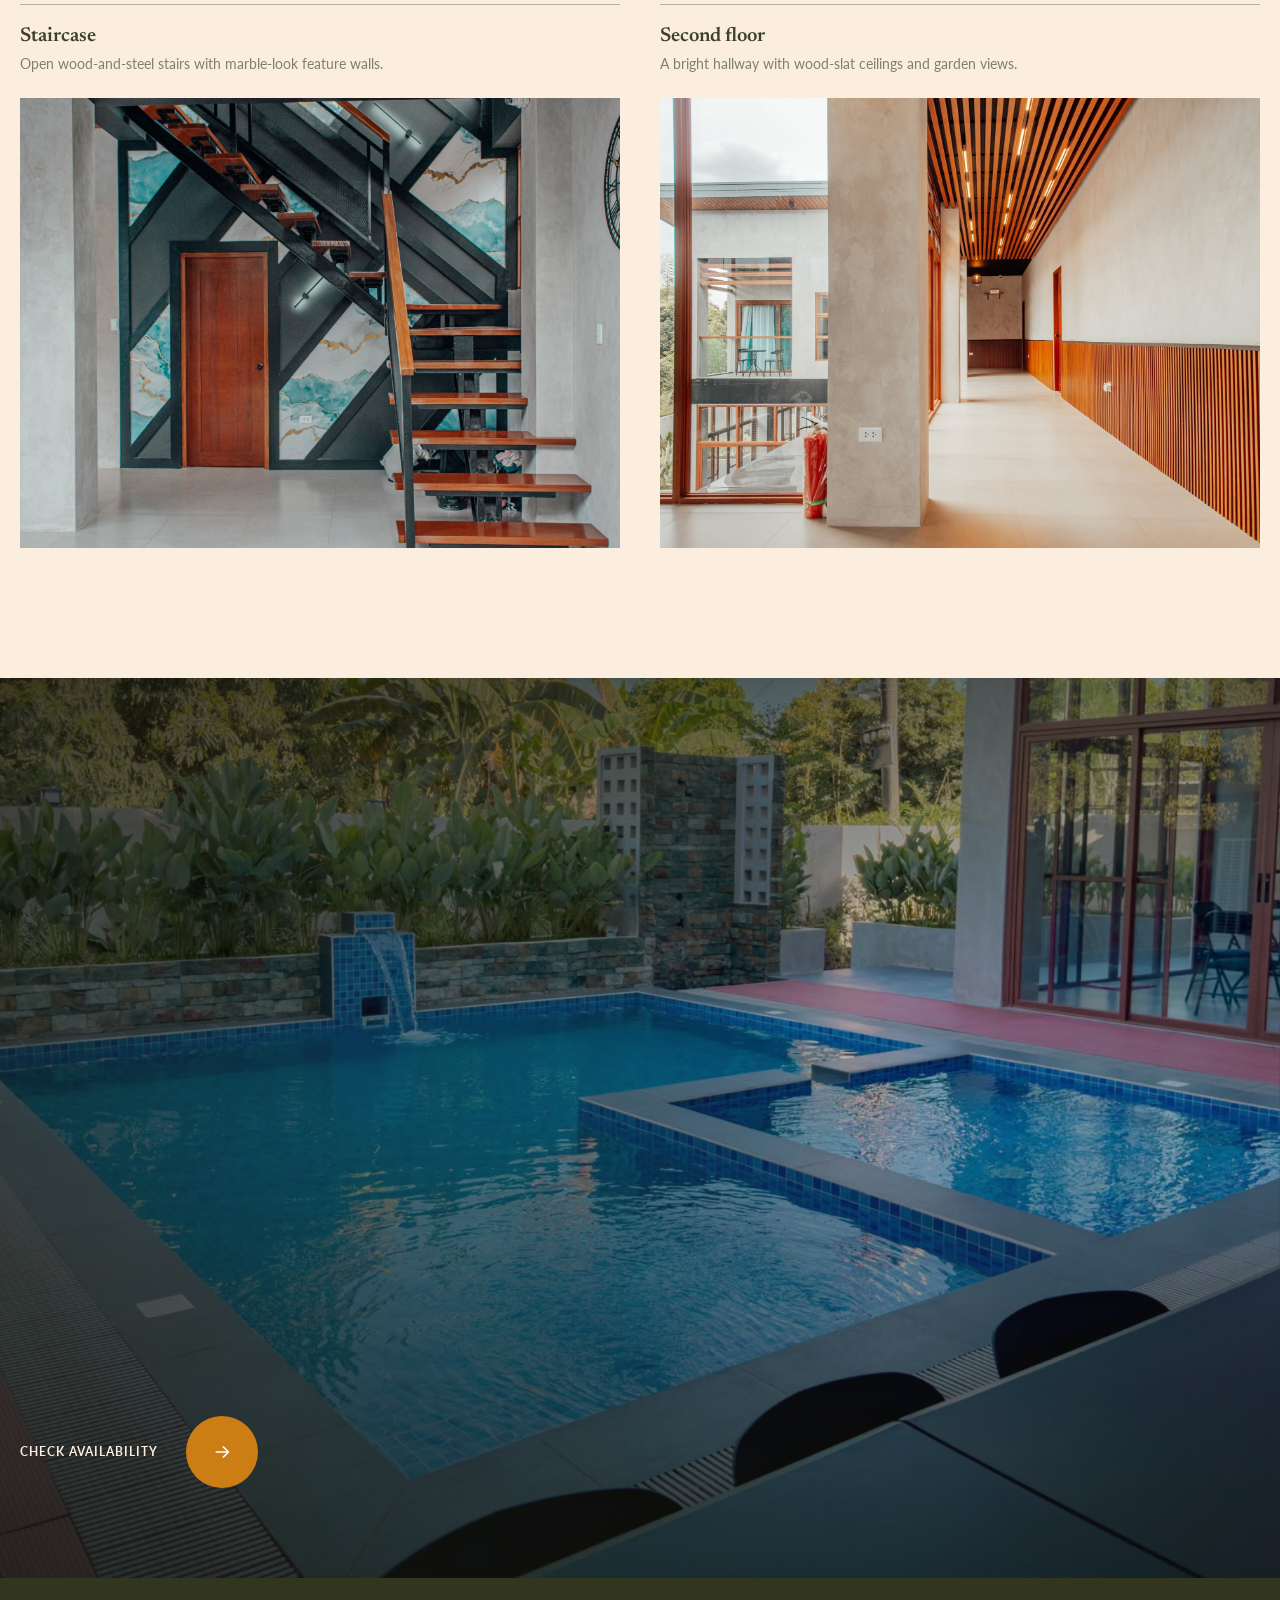
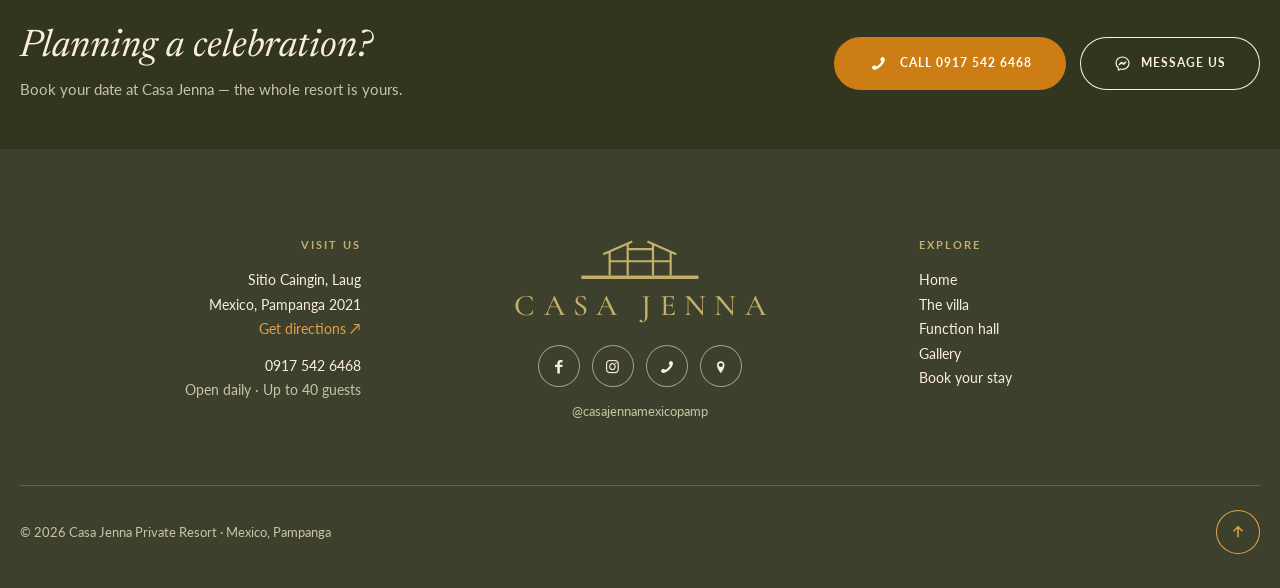
<file: villa.html>
<!DOCTYPE html>
<html lang="en" class="no-js">

<head>
    <meta charset="utf-8">
    <title>The Villa — Casa Jenna Private Resort</title>
    <meta name="description" content="Stay in the Casa Jenna villa: double-height living room with karaoke, equipped kitchen, dining area and a private pool in Mexico, Pampanga.">
    <meta name="viewport" content="width=device-width, initial-scale=1">
    <meta name="robots" content="index, follow, max-image-preview:large">
    <link rel="canonical" href="https://casa-jena.jmventerprise.com/villa">

    <!-- Open Graph (Facebook, Messenger, Viber) -->
    <meta property="og:type" content="website">
    <meta property="og:site_name" content="Casa Jenna Private Resort">
    <meta property="og:locale" content="en_PH">
    <meta property="og:title" content="The Villa — Casa Jenna Private Resort">
    <meta property="og:description" content="Stay in the Casa Jenna villa: double-height living room with karaoke, equipped kitchen, dining area and a private pool in Mexico, Pampanga.">
    <meta property="og:url" content="https://casa-jena.jmventerprise.com/villa">
    <meta property="og:image" content="https://casa-jena.jmventerprise.com/images/og/villa.jpg">
    <meta property="og:image:type" content="image/jpeg">
    <meta property="og:image:width" content="1200">
    <meta property="og:image:height" content="630">
    <meta property="og:image:alt" content="Living room of the Casa Jenna villa">

    <!-- Twitter / X -->
    <meta name="twitter:card" content="summary_large_image">
    <meta name="twitter:title" content="The Villa — Casa Jenna Private Resort">
    <meta name="twitter:description" content="Stay in the Casa Jenna villa: double-height living room with karaoke, equipped kitchen, dining area and a private pool in Mexico, Pampanga.">
    <meta name="twitter:image" content="https://casa-jena.jmventerprise.com/images/og/villa.jpg">
    <meta name="twitter:image:alt" content="Living room of the Casa Jenna villa">

    <!-- Local business -->
    <meta name="geo.region" content="PH-PAM">
    <meta name="geo.placename" content="Mexico, Pampanga">
    <meta name="geo.position" content="15.0471827;120.767952">
    <meta name="ICBM" content="15.0471827, 120.767952">
    <script type="application/ld+json">
{ "@context": "https://schema.org", "@graph": [

  { "@type": "BreadcrumbList", "itemListElement": [
    { "@type": "ListItem", "position": 1, "name": "Home", "item": "https://casa-jena.jmventerprise.com/" },
    { "@type": "ListItem", "position": 2, "name": "The villa", "item": "https://casa-jena.jmventerprise.com/villa" }
  ] }
] }
    </script>

    <link rel="icon" href="favicon.ico" sizes="16x16 32x32 48x48">
    <link rel="icon" href="favicon.svg" type="image/svg+xml">
    <link rel="apple-touch-icon" href="apple-touch-icon.png">
    <link rel="manifest" href="site.webmanifest">
    <meta name="theme-color" content="#3d402c">

    <!-- PRELOADER: first visit per browser session only. Inline so the cover paints before the big stylesheets.
         html.js = scripting on · html.cj-seen = already played this session · html.cj-ready = cover lifted / page revealed -->
    <script>
    (function () {
        // Clean URLs: links say "villa", which a web server (GitHub Pages, the local preview) serves as villa.html.
        if (location.protocol === 'file:') {
            // Opened straight from the folder (double-click): no server, so add .html back when a link is clicked.
            document.addEventListener('click', function (e) {
                var a = e.target && e.target.closest ? e.target.closest('a[href]') : null;
                if (!a) return;
                var h = a.getAttribute('href');
                if (h === './' || h === '.') a.setAttribute('href', 'index.html');
                else if (/^[a-z0-9-]+(#.*)?$/i.test(h)) a.setAttribute('href', h.replace(/^([a-z0-9-]+)/i, '$1.html'));
            }, true);
        } else {
            // On a server, old links like /villa.html still work; show them as /villa (and /index.html as /).
            try {
                var p = location.pathname;
                if (/\.html$/.test(p) && history.replaceState) {
                    history.replaceState(null, '', p.replace(/(index)?\.html$/, '') + location.search + location.hash);
                }
            } catch (e) {}
        }

        var d = document.documentElement, seen = false;
        d.className = d.className.replace(/\bno-js\b/, '') + ' js';
        try { seen = sessionStorage.getItem('cj-intro') === '1'; } catch (e) {}
        if (seen) {
            d.className += ' cj-seen';
            document.addEventListener('DOMContentLoaded', function () { d.className += ' cj-ready'; });
            return;
        }
        try { sessionStorage.setItem('cj-intro', '1'); } catch (e) {}
        var reduce = window.matchMedia && matchMedia('(prefers-reduced-motion: reduce)').matches, done = false;
        function finish() {
            if (done) return;
            done = true;
            d.className += ' cj-ready';
            var l = document.getElementById('cj-loader');
            if (l) { l.className += ' is-done'; setTimeout(function () { if (l.parentNode) l.parentNode.removeChild(l); }, 1800); }
        }
        setTimeout(finish, 5000); // never keep the page hidden longer than this
        if (!window.Promise) return;
        Promise.all([
            new Promise(function (r) { setTimeout(r, reduce ? 300 : 2300); }), // let the mark finish drawing
            new Promise(function (r) { if (document.readyState === 'complete') r(); else addEventListener('load', r); })
        ]).then(finish);
    })();
    </script>
    <style>
        #cj-loader { display: none; }
        .js:not(.cj-seen) #cj-loader {
            display: grid; place-items: center;
            position: fixed; inset: 0; z-index: 100000;
            background: #fbeedf;
            transition: transform 1.05s cubic-bezier(.77, 0, .18, 1), visibility 0s 1.05s;
        }
        .js:not(.cj-seen):not(.cj-ready), .js:not(.cj-seen):not(.cj-ready) body { overflow: hidden; }
        #cj-loader::after { content: ""; position: absolute; left: 0; right: 0; bottom: 0; height: 4px; background: #a89752; }
        #cj-loader.is-done { transform: translateY(-100%); visibility: hidden; }
        .cj-ld { display: flex; flex-direction: column; align-items: center; transition: opacity .45s ease, transform .6s cubic-bezier(.2, .7, .2, 1); }
        .is-done .cj-ld { opacity: 0; transform: translateY(-28px) scale(.96); }
        .cj-ld svg { width: min(260px, 66vw); height: auto; overflow: visible; }
        .cj-ld path { fill: none; stroke: #a89752; stroke-width: 13; stroke-linecap: square; stroke-dasharray: 1; stroke-dashoffset: 1; animation: cjDraw .9s cubic-bezier(.45, 0, .2, 1) forwards; }
        .cj-ld .cj-ld__base { stroke-width: 20; animation-delay: 0s; }
        .cj-ld .cj-ld__wall { animation-delay: .2s; }
        .cj-ld .cj-ld__bar { animation-delay: .45s; }
        .cj-ld .cj-ld__roof { animation-delay: .6s; }
        .cj-ld p {
            margin: 26px -.35em 0 0; padding: 0;
            font: 500 22px/1 "Cormorant Garamond", Georgia, serif; letter-spacing: .35em; text-transform: uppercase;
            color: #a89752; opacity: 0; animation: cjFadeIn .9s ease 1.3s forwards;
        }
        @keyframes cjDraw { to { stroke-dashoffset: 0; } }
        @keyframes cjFadeIn { to { opacity: 1; } }
        @media (prefers-reduced-motion: reduce) {
            .js:not(.cj-seen) #cj-loader { transition: opacity .3s, visibility 0s .3s; }
            #cj-loader.is-done { transform: none; opacity: 0; }
            .cj-ld path { animation: none; stroke-dashoffset: 0; }
            .cj-ld p { animation: none; opacity: 1; }
        }
    </style>

    <!-- FONTS -->
    <link rel="preconnect" href="https://fonts.googleapis.com">
    <link rel="preconnect" href="https://fonts.gstatic.com" crossorigin>
    <link rel="stylesheet" href="https://fonts.googleapis.com/css2?family=Archivo:wght@400;500&family=Lato:wght@400;700&family=Newsreader:ital,opsz,wght@0,6..72,400;0,6..72,600;1,6..72,400&family=Cormorant+Garamond:wght@500;600&family=Mrs+Saint+Delafield&display=swap">

    <!-- CSS: BeTheme base (from hotel5) + Casa Jenna skin + hotel6-style layer -->
    <link rel="stylesheet" href="css/global.css">
    <link rel="stylesheet" href="css/structure.css">
    <link rel="stylesheet" href="css/casa-jenna.css">
    <link rel="stylesheet" href="css/custom.css">
</head>

<body class="page-villa page template-slider layout-full-width no-content-padding no-shadows header-transparent header-fw minimalist-header-no sticky-header ab-hide menu-link-color menuo-no-borders mobile-tb-hide mobile-side-slide mobile-mini-mr-ll tablet-sticky mobile-sticky tr-header tr-menu">
    <!-- PRELOADER: the logo's house mark draws itself (base, walls, bars, roof), then the cover slides up -->
    <div id="cj-loader" aria-hidden="true">
        <div class="cj-ld">
            <svg viewBox="600 690 736 262">
                <path class="cj-ld__base" pathLength="1" d="M620 927H1315"/>
                <path class="cj-ld__wall" pathLength="1" d="M788 917V778"/>
                <path class="cj-ld__wall" pathLength="1" d="M895 917V724"/>
                <path class="cj-ld__wall" pathLength="1" d="M1045 917V724"/>
                <path class="cj-ld__wall" pathLength="1" d="M1150 917V778"/>
                <path class="cj-ld__bar" pathLength="1" d="M788 832H1150"/>
                <path class="cj-ld__bar" pathLength="1" d="M895 760H1045"/>
                <path class="cj-ld__roof" pathLength="1" d="M750 790L922 715"/>
                <path class="cj-ld__roof" pathLength="1" d="M1183 790L1012 715"/>
            </svg>
            <p>Casa Jenna</p>
        </div>
    </div>
    <div id="Wrapper">
        <div id="Header_wrapper">
            <header id="Header">
                <div id="Top_bar">
                    <div class="container">
                        <div class="column one">
                            <div class="top_bar_left clearfix">
                                <div class="logo">
                                    <a id="logo" class="cj-logo" href="./" title="Casa Jenna">
                                        <svg class="cj-mark" viewBox="612 700 712 245" fill="none" stroke="currentColor" stroke-width="13" aria-hidden="true"><path d="M750 790L922 715M1012 715L1183 790M788 778V917M895 724V917M1045 724V917M1150 778V917M895 760H1045M788 832H1150"/><rect x="620" y="917" width="695" height="20" fill="currentColor" stroke="none"/></svg>
                                        <span class="cj-logo__name">Casa Jenna</span>
                                    </a>
                                </div>
                                <div class="menu_wrapper">
                                    <nav id="menu">
                                        <ul id="menu-main-menu" class="menu menu-main">
                                            <li class=""><a href="./"><span>Home</span></a></li>
                                            <li class="current-menu-item page_item current_page_item"><a href="villa"><span>The villa</span></a></li>
                                            <li class=""><a href="function-hall"><span>Function hall</span></a></li>
                                            <li class=""><a href="gallery"><span>Gallery</span></a></li>
                                            <li class=""><a href="contact"><span>Book &amp; contact</span></a></li>
                                        </ul>
                                    </nav><a class="responsive-menu-toggle" href="#" aria-label="Open menu"><i class="icon-menu-fine"></i></a>
                                </div>
                                <a class="cj-header-phone" href="tel:+639175426468">0917 542 6468</a>
                            </div>
                            <div class="top_bar_right"><div class="top_bar_right_wrapper"></div></div>
                        </div>
                    </div>
                </div>
                <section class="cj-hero cj-hero--short">
                    <div class="cj-hero__bg" style="background-image:url('images/casa-jenna/living-room.jpg')"></div>
                    <div class="cj-hero__inner">
                        <div class="cj-hero__text">
                            <h1>The <span class="cj-i">villa</span></h1>
                            <h6>A modern industrial home with room for the whole group — to cook, eat, sing and unwind together.</h6>
                        </div>
                        <a class="cj-cta cj-cta--light" href="contact">
                            <span class="cj-cta__label">Book your stay</span>
                            <span class="cj-cta__circle"><svg viewBox="0 0 24 24" aria-hidden="true"><path d="M5 12h14M13 6l6 6-6 6"/></svg></span>
                        </a>
                    </div>
                </section>
            </header>
        </div>

        <div id="Content">
            <div class="content_wrapper clearfix">
                <div class="sections_group">
                    <div class="entry-content">

                        <!-- INTRO -->
                        <div class="section mcb-section cj-section">
                            <div class="cj-wrap cj-intro">
                                <div class="cj-intro__media cj-reveal">
                                    <img src="images/casa-jenna/living-room-3.jpg" alt="Villa living room with karaoke">
                                    <span class="cj-intro__badge"><svg class="cj-mark" viewBox="612 700 712 245" fill="none" stroke="currentColor" stroke-width="13" aria-hidden="true"><path d="M750 790L922 715M1012 715L1183 790M788 778V917M895 724V917M1045 724V917M1150 778V917M895 760H1045M788 832H1150"/><rect x="620" y="917" width="695" height="20" fill="currentColor" stroke="none"/></svg></span>
                                </div>
                                <div class="cj-intro__text cj-reveal">
                                    <h5>Concrete walls, warm wood and tall glass — the villa is designed to feel open, bright and relaxed.</h5>
                                    <div class="cj-intro__body">
                                        <p>The living room has double-height ceilings, comfortable sofas and a karaoke set-up for long nights in. Next door, the kitchen and dining area have everything your group needs to prepare its own meals.</p>
                                        <a class="cj-line-link" href="gallery" style="margin-top:34px">See all photos</a>
                                    </div>
                                </div>
                            </div>
                        </div>

                        <!-- AMENITIES -->
                        <div class="section mcb-section cj-section cj-section--tight cj-section--alt">
                            <div class="cj-wrap">
                                <div class="cj-amenities cj-reveal">
                                    <div class="cj-amenity"><i class="icon-users"></i><span>Up to 40 guests</span></div>
                                    <div class="cj-amenity"><i class="icon-water"></i><span>Swimming pool</span></div>
                                    <div class="cj-amenity"><i class="icon-mic"></i><span>Karaoke</span></div>
                                    <div class="cj-amenity"><i class="icon-food-line"></i><span>Equipped kitchen</span></div>
                                    <div class="cj-amenity"><i class="icon-air"></i><span>Air-conditioned</span></div>
                                    <div class="cj-amenity"><i class="icon-home"></i><span>Private use</span></div>
                                </div>
                            </div>
                        </div>

                        <!-- SPACES -->
                        <div class="section mcb-section cj-section">
                            <div class="cj-wrap">
                                <div class="cj-heading-row cj-reveal">
                                    <h2>Inside the <span class="cj-i">villa</span></h2>
                                </div>
                                <div class="cj-rooms">
                                    <div class="cj-room cj-reveal">
                                        <div class="cj-room__head"><div><h6>Living room</h6><span class="cj-room__note">Sofas, big screen and karaoke under double-height windows.</span></div></div>
                                        <div class="cj-room__media"><img src="images/casa-jenna/living-room-2.jpg" alt="Living room"></div>
                                    </div>
                                    <div class="cj-room cj-reveal">
                                        <div class="cj-room__head"><div><h6>Kitchen</h6><span class="cj-room__note">Refrigerator, stove, oven and small appliances for group cooking.</span></div></div>
                                        <div class="cj-room__media"><img src="images/casa-jenna/kitchen.jpg" alt="Kitchen"></div>
                                    </div>
                                    <div class="cj-room cj-reveal">
                                        <div class="cj-room__head"><div><h6>Dining area</h6><span class="cj-room__note">Solid-wood tables with views of the pool.</span></div></div>
                                        <div class="cj-room__media"><img src="images/casa-jenna/dining-view.jpg" alt="Dining area facing the pool"></div>
                                    </div>
                                    <div class="cj-room cj-reveal">
                                        <div class="cj-room__head"><div><h6>Breakfast bar</h6><span class="cj-room__note">Bar seating right by the kitchen.</span></div></div>
                                        <div class="cj-room__media"><img src="images/casa-jenna/mini-bar.jpg" alt="Breakfast bar"></div>
                                    </div>
                                    <div class="cj-room cj-reveal">
                                        <div class="cj-room__head"><div><h6>Staircase</h6><span class="cj-room__note">Open wood-and-steel stairs with marble-look feature walls.</span></div></div>
                                        <div class="cj-room__media"><img src="images/casa-jenna/stair.jpg" alt="Staircase"></div>
                                    </div>
                                    <div class="cj-room cj-reveal">
                                        <div class="cj-room__head"><div><h6>Second floor</h6><span class="cj-room__note">A bright hallway with wood-slat ceilings and garden views.</span></div></div>
                                        <div class="cj-room__media"><img src="images/casa-jenna/hallway-2nd-floor.jpg" alt="Second floor hallway"></div>
                                    </div>
                                </div>
                            </div>
                        </div>

                        <!-- POOL -->
                        <section class="cj-hero cj-hero--parallax">
                            <div class="cj-hero__bg" style="background-image:url('images/casa-jenna/pool-area-2.jpg')"></div>
                            <div class="cj-hero__inner" style="align-items:flex-start;flex-direction:column;justify-content:flex-end">
                                <div class="cj-hero__text cj-reveal">
                                    <h2>A pool <span class="cj-i">just</span> for you</h2>
                                    <h6>Only your group uses the pool, with a deck for lounging and dining right next to the villa.</h6>
                                </div>
                                <a class="cj-cta cj-cta--light cj-reveal" href="contact" style="margin-top:40px">
                                    <span class="cj-cta__label">Check availability</span>
                                    <span class="cj-cta__circle"><svg viewBox="0 0 24 24" aria-hidden="true"><path d="M5 12h14M13 6l6 6-6 6"/></svg></span>
                                </a>
                            </div>
                        </section>

                    </div>
                </div>
            </div>
        </div>

        <footer id="Footer" class="clearfix cj-footer">
            <!-- Booking band (hidden on the contact page, which already has these buttons) -->
            <div class="cj-footer__cta">
                <div class="cj-wrap cj-footer__cta-inner">
                    <div>
                        <p class="cj-footer__cta-title">Planning a celebration?</p>
                        <p class="cj-footer__cta-text">Book your date at Casa Jenna — the whole resort is yours.</p>
                    </div>
                    <div class="cj-btns">
                        <a class="cj-btn" href="tel:+639175426468"><i class="icon-phone"></i> Call 0917 542 6468</a>
                        <a class="cj-btn cj-btn--ghost" href="https://m.me/61583969881417" target="_blank" rel="noopener"><svg class="cj-ico" viewBox="0 0 24 24" aria-hidden="true"><path d="M12 2.8c-5.1 0-9.2 3.8-9.2 8.6 0 2.7 1.3 5.1 3.4 6.7v3.4l3.1-1.7c.9.2 1.8.4 2.7.4 5.1 0 9.2-3.8 9.2-8.6S17.1 2.8 12 2.8z"/><path d="M7.2 13.6l3.1-3.3 2.2 2.2 4.3-2.6-3.1 3.3-2.2-2.2z"/></svg> Message us</a>
                    </div>
                </div>
            </div>

            <div class="cj-wrap cj-footer__main">
                <div class="cj-footer__grid">
                    <div class="cj-footer__col cj-footer__col--left">
                        <p class="cj-footer__label">Visit us</p>
                        <p>Sitio Caingin, Laug<br>Mexico, Pampanga 2021</p>
                        <p><a class="cj-footer__dir" href="https://maps.app.goo.gl/NkSsiBD7RwmSyhVX7" target="_blank" rel="noopener">Get directions <span aria-hidden="true">&#8599;</span></a></p>
                        <p class="cj-footer__gap"><a href="tel:+639175426468">0917 542 6468</a></p>
                        <p class="cj-footer__muted">Open daily · Up to 40 guests</p>
                    </div>
                    <div class="cj-footer__brand">
                        <a class="cj-logo" href="./" title="Casa Jenna">
                            <svg class="cj-mark" viewBox="612 700 712 245" fill="none" stroke="currentColor" stroke-width="13" aria-hidden="true"><path d="M750 790L922 715M1012 715L1183 790M788 778V917M895 724V917M1045 724V917M1150 778V917M895 760H1045M788 832H1150"/><rect x="620" y="917" width="695" height="20" fill="currentColor" stroke="none"/></svg>
                            <span class="cj-logo__name">Casa Jenna</span>
                        </a>
                        <div class="cj-footer__social">
                            <a href="https://www.facebook.com/profile.php?id=61583969881417" target="_blank" rel="noopener" aria-label="Casa Jenna on Facebook"><i class="icon-facebook"></i></a>
                            <a href="https://www.instagram.com/casajennamexicopamp" target="_blank" rel="noopener" aria-label="Casa Jenna on Instagram"><i class="icon-instagram"></i></a>
                            <a href="tel:+639175426468" aria-label="Call Casa Jenna"><i class="icon-phone"></i></a>
                            <a href="https://maps.app.goo.gl/NkSsiBD7RwmSyhVX7" target="_blank" rel="noopener" aria-label="Open in Google Maps"><i class="icon-location"></i></a>
                        </div>
                        <p class="cj-footer__handle"><a href="https://www.instagram.com/casajennamexicopamp" target="_blank" rel="noopener">@casajennamexicopamp</a></p>
                    </div>
                    <div class="cj-footer__col">
                        <p class="cj-footer__label">Explore</p>
                        <p><a href="./">Home</a><br><a href="villa">The villa</a><br><a href="function-hall">Function hall</a><br><a href="gallery">Gallery</a><br><a href="contact">Book your stay</a></p>
                    </div>
                </div>
                <div class="cj-footer__bar">
                    <p class="cj-footer__copy">&copy; 2026 Casa Jenna Private Resort · Mexico, Pampanga</p>
                    <a href="#Wrapper" class="cj-to-top" aria-label="Back to top"><svg viewBox="0 0 24 24"><path d="M12 19V5M6 11l6-6 6 6"/></svg></a>
                </div>
            </div>
        </footer>
    </div>

    <!-- BeTheme mobile side menu (filled by scripts.js) -->
    <div id="Side_slide" class="right dark" data-width="250">
        <div class="close-wrapper">
            <a href="#" class="close"><i class="icon-cancel-fine"></i></a>
        </div>
        <div class="extras">
            <a class="cj-side-phone" href="tel:+639175426468">0917 542 6468</a>
            <div class="extras-wrapper"></div>
        </div>
        <div class="menu_wrapper"></div>
    </div>
    <div id="body_overlay"></div>

    <!-- JS: BeTheme (from hotel5) -->
    <script src="js/jquery-2.1.4.min.js"></script>
    <script src="js/mfn.menu.js"></script>
    <script src="js/jquery.plugins.js"></script>
    <script src="js/jquery.jplayer.min.js"></script>
    <script src="js/animations/animations.js"></script>
    <script src="js/translate3d.js"></script>
    <script src="js/scripts.js"></script>
    <script src="js/casa-jenna.js"></script>
</body>

</html>
</file>
